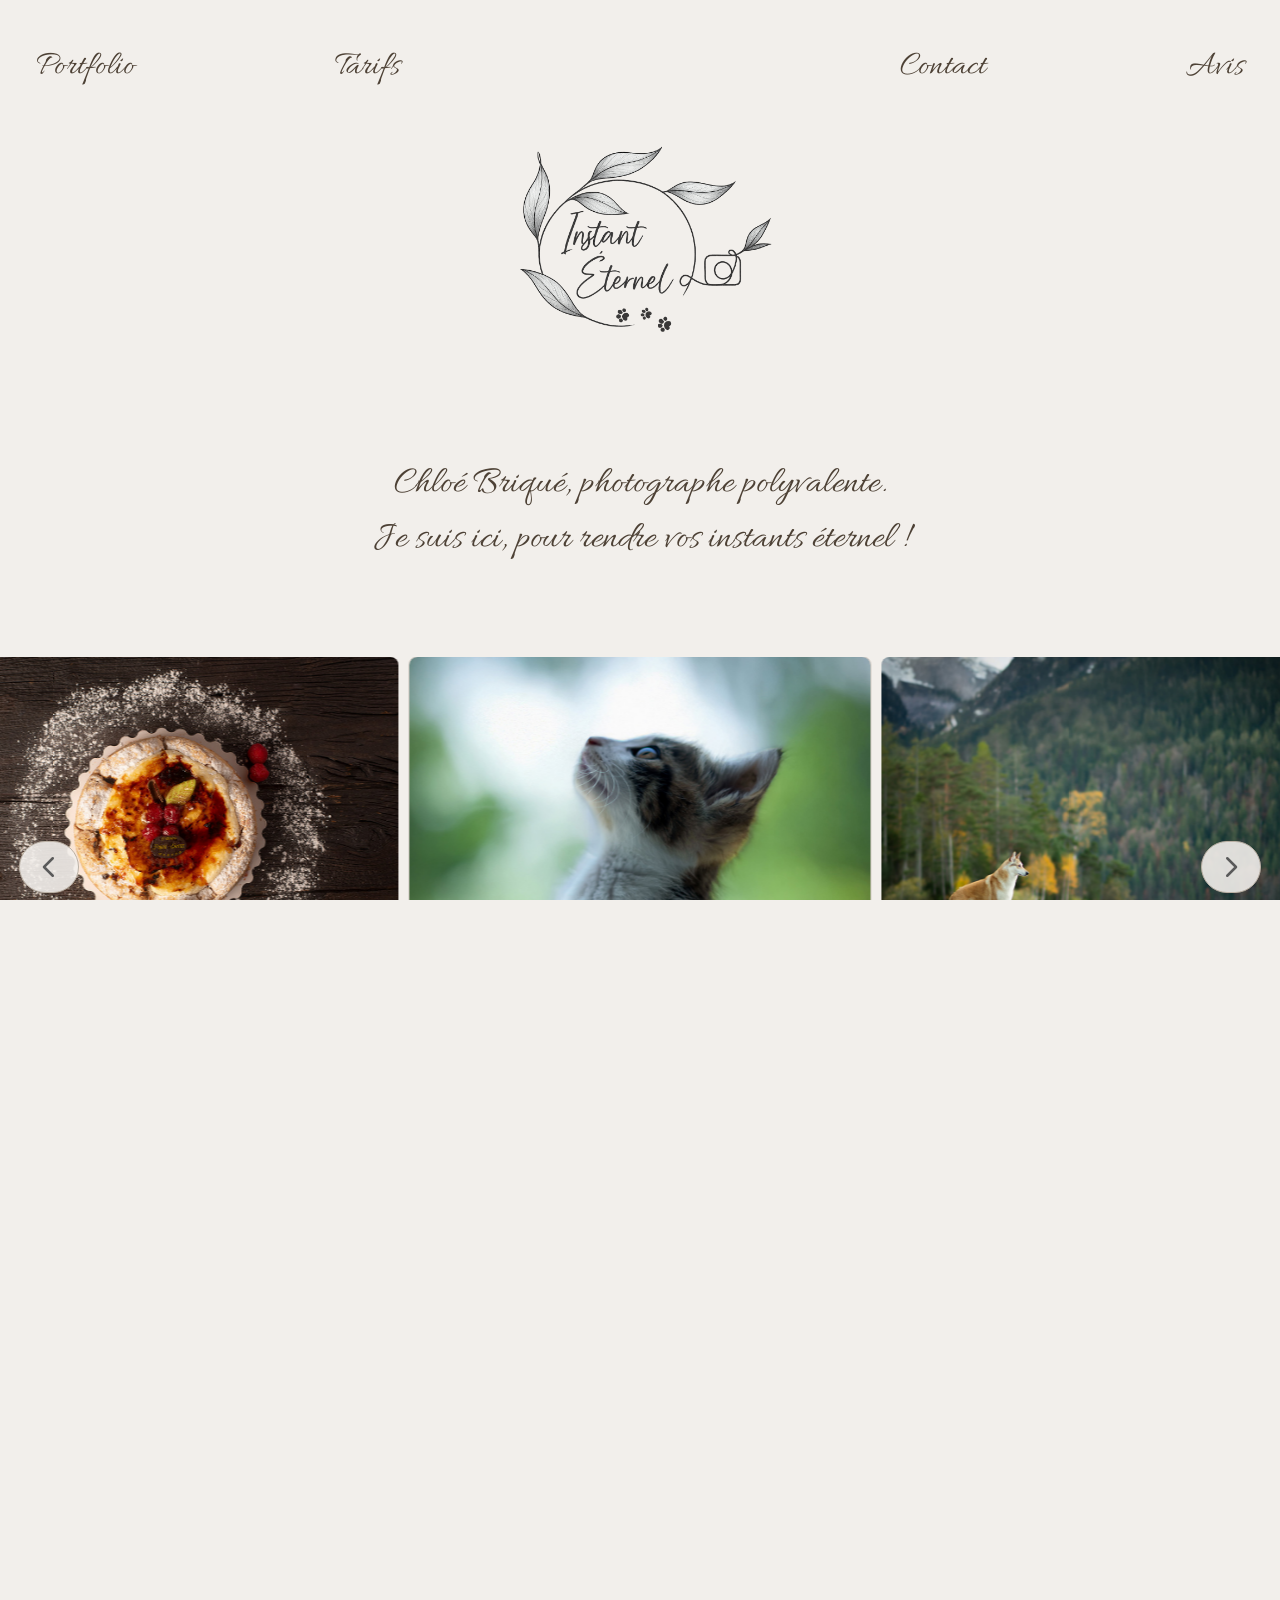
<file: index.html>
<!DOCTYPE html>
<html lang="fr">
<head>
  <meta charset="UTF-8">
  <meta name="viewport" content="width=device-width, initial-scale=1">

  <title>Chloé Briqué - Photographe dans l’Aude | Instant Éternel</title>

<meta name="description" content="Photographe professionnelle dans l’Aude. Portrait, animaux, produits. Réservez votre séance avec Chloé Briqué.">

<meta name="keywords" content="photographe aude, photographe occitanie, portrait photo, photo animaux, shooting photo aude, Chloé Briqué, Instant Éternel">

<meta name="author" content="Chloé Briqué">

<meta property="og:title" content="Photographe Aude — Instant Éternel">
<meta property="og:description" content="Réservez votre séance photo avec Instant Éternel.">
<meta property="og:image" content="https://instanteternel.github.io/instant-eternel/Images/og-cover.jpg">
<meta property="og:type" content="website">
  <meta property="og:url" content="https://www.instant-eternel.fr/">

  <meta name="google-site-verification" content="ziNR4Ik_zuuNTER7-w9fu-kIDEu2KGMLWWcL7-8tfbo" />

  <meta name="robots" content="index, follow">
<link rel="canonical" href="https://instanteternel.github.io/instant-eternel/">

  <!-- Favicon -->
  <link rel="icon" href="Images/favicon.png" type="image/png">

  <!-- Polices -->
  <link rel="preconnect" href="https://fonts.googleapis.com">
  <link rel="preconnect" href="https://fonts.gstatic.com" crossorigin>
  <link href="https://fonts.googleapis.com/css2?family=Allura&family=Inter:wght@400;600&display=swap" rel="stylesheet">

  <!-- Styles -->
  <link rel="stylesheet" href="style.css">
</head>
<body>

  <!-- HEADER -->
  <header class="site-header">

    <!-- HAMBURGER -->
<div class="hamburger" id="hamburger">
  <span></span>
  <span></span>
  <span></span>
</div>

<!-- MENU MOBILE -->
<div class="mobile-menu" id="mobileMenu">
  <nav>
    <a href="portfolio.html">Portfolio</a>
    <a href="tarifs.html">Tarifs</a>
    <a href="contact.html">Contact</a>
    <a href="avis.html">Avis</a>
  </nav>
</div>

    <!-- Ligne du haut : les liens -->
    <div class="nav-top">
      <nav class="nav-left">
        <a href="portfolio.html">Portfolio</a>
        <a href="tarifs.html">Tarifs</a>
      </nav>
      <nav class="nav-right">
        <a href="contact.html">Contact</a>
        <a href="avis.html">Avis</a>
      </nav>
    </div>

    <!-- Ligne du bas : logo bien visible -->
    <div class="logo-row">
      <a class="logo" href="#">
        <!-- IMPORTANT: Images/ (majuscule) pour éviter les bugs chez l'hébergeur -->
        <img src="Images/logo.png" alt="Logo Instant Éternel" width="1024" height="1024" decoding="async">
      </a>
    </div>
  </header>

  <!-- TEXTE DE PRÉSENTATION -->
  <section class="hero">
    <h1 class="hero-title">Chloé Briqué, photographe polyvalente.</h1>
    <p class="hero-sub">Je suis ici, pour rendre vos instants éternel&nbsp;!</p>
  </section>

 <!-- CARROUSEL 3 IMAGES -->
<section class="triptych">
  <button id="prev" class="arrow" aria-label="Photo précédente" title="Précédent">
    <svg width="30" height="30" viewBox="0 0 24 24" aria-hidden="true">
      <path d="M15 19L8 12L15 5" fill="none" stroke="currentColor" stroke-width="2" stroke-linecap="round" stroke-linejoin="round"/>
    </svg>
  </button>

  <div class="strip" aria-live="polite">
    <div class="track"></div>
  </div>

  <button id="next" class="arrow" aria-label="Photo suivante" title="Suivant">
    <svg width="30" height="30" viewBox="0 0 24 24" aria-hidden="true">
      <path d="M9 5L16 12L9 19" fill="none" stroke="currentColor" stroke-width="2" stroke-linecap="round" stroke-linejoin="round"/>
    </svg>
  </button>
</section>

  <!-- A PROPOS -->
  <section class="about">
    <h2 class="about-title">A PROPOS DE MOI</h2>
    <img class="about-portrait" src="Images/image de moi (1).jpg" alt="Chloé Briqué, photographe" width="600" height="400" decoding="async">
    <p class="about-lead">Moi, c’est Chloé&nbsp;!</p>

    <div class="about-text">
      <p>J’ai 20 ans, et la photographie est bien plus qu’un simple hobby — c’est une passion qui m’anime depuis 2018. J’ai su que je voulais en faire mon métier. J’ai donc suivi un Bac Pro Photo, qui m’a permis d’apprendre les techniques, de développer mon œil artistique, et surtout de confirmer que j’étais faite pour&nbsp;ça.</p>
      <p>Au fil des années, j’ai vécu de nombreuses expériences : projets scolaires, collaborations, séances bénévoles ou professionnelles…</p>
      <p>En juillet 2025, je saute le pas et lance mon activité de photographe. Qui se nomme Instant Éternel. Basée dans l’Aude (11), je capture vos moments les plus précieux avec énergie, sensibilité et créativité. Mon objectif : vous offrir des souvenirs sincères, vivants, et remplis d’émotion.</p>
      <p>Ce que j’aime dans la photo, c’est sa capacité à figer l’instant qui devient intemporel. Parfois, une image est mieux que la mémoire elle-même. C’est aussi une façon de révéler la beauté du quotidien, même dans les choses simples.</p>
      <p>J’ai un vrai coup de cœur pour la photographie animalière. Mais je prends aussi beaucoup de plaisir à travailler sur d’autres univers : portraits, événements, et produits. Chaque projet est unique, et j’adore relever de nouveaux défis pour m’adapter à votre univers.</p>
    </div>
  </section>

  <!-- FOOTER -->
  <footer class="site-footer">
    <div class="rule-wrap" aria-hidden="true">
      <hr class="footer-rule">
    </div>

    <div class="footer-cta">
      <!-- Gauche : Facebook -->
      <a class="footer-link left" href="#" target="_blank" rel="noopener">
        <svg class="icon fb" width="22" height="22" viewBox="0 0 24 24" aria-hidden="true">
          <path d="M22 12.06C22 6.48 17.52 2 11.94 2S2 6.48 2 12.06c0 5 3.66 9.15 8.44 9.94v-7.03H8.1v-2.9h2.34V9.41c0-2.3 1.37-3.57 3.48-3.57.99 0 2.02.18 2.02.18v2.22h-1.14c-1.12 0-1.47.7-1.47 1.42v1.7h2.5l-.4 2.9h-2.1V22c4.78-.79 8.44-4.94 8.44-9.94Z" fill="currentColor"/>
        </svg>
        <span>Instant Éternel</span>
      </a>

      <!-- Centre : Instagram -->
      <a class="footer-link center" href="#" target="_blank" rel="noopener">
        <svg class="icon ig" width="22" height="22" viewBox="0 0 24 24" aria-hidden="true">
          <path d="M7 2h10a5 5 0 0 1 5 5v10a5 5 0 0 1-5 5H7a5 5 0 0 1-5-5V7a5 5 0 0 1 5-5Z" fill="none" stroke="currentColor" stroke-width="2"/><circle cx="12" cy="12" r="3.3" fill="none" stroke="currentColor" stroke-width="2"/><circle cx="17.4" cy="6.6" r="1.1" fill="currentColor"/>
        </svg>
        <span>brique_chloe_photographe</span>
      </a>

      <!-- Droite : Copyright -->
      <div class="footer-link right">
        <span>© Chloé Briqué</span>
      </div>
    </div>
  </footer>

  <!-- Script (defer = ne bloque pas le rendu) -->
  <script src="script.js" defer></script>
</body>
</html>
</file>
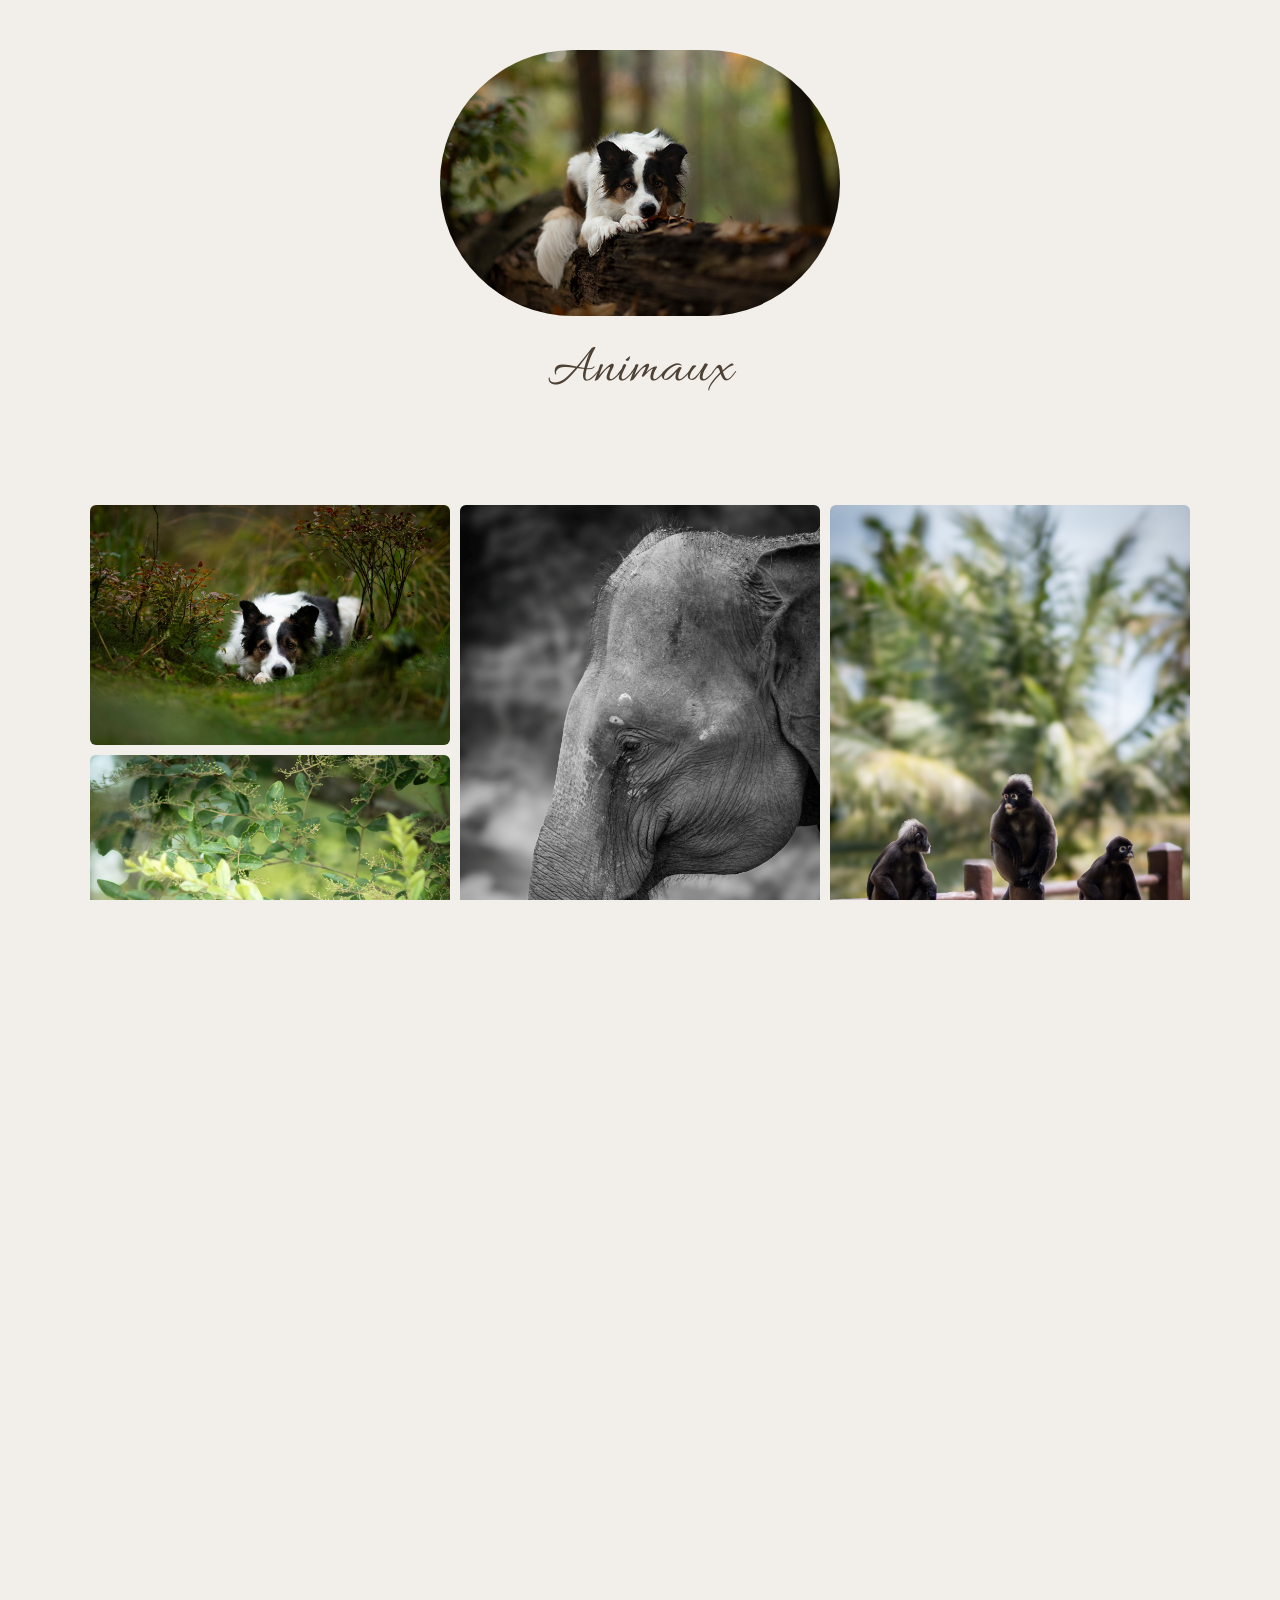
<file: animaux.html>
<!DOCTYPE html>
<html lang="fr">
<head>
  <meta charset="UTF-8">
  <meta name="viewport" content="width=device-width, initial-scale=1">

 <title>Photographe Animaux Aude - Chloé Briqué | Instant Éternel</title>

  <meta name="description" content="Photographie animalière — chiens, chats et animaux de compagnie. Par Chloé Briqué, photographe dans l’Aude.">
  <meta name="author" content="Chloé Briqué">

  <meta property="og:title" content="Photographie animalière — Instant Éternel">
  <meta property="og:description" content="Séances photo animalières dans l’Aude et en Occitanie.">
  <meta property="og:image" content="https://instanteternel.github.io/instant-eternel/Images/og-cover.jpg">
  <meta property="og:type" content="website">
  <meta name="robots" content="index, follow">
  <link rel="canonical" href="https://instanteternel.github.io/instant-eternel/">

  <link rel="icon" href="Images/favicon.png" type="image/png">

  <link rel="preconnect" href="https://fonts.googleapis.com">
  <link rel="preconnect" href="https://fonts.gstatic.com" crossorigin>
  <link href="https://fonts.googleapis.com/css2?family=Allura&family=Inter:wght@400;600&display=swap" rel="stylesheet">

  <link rel="stylesheet" href="style.css">
</head>
<body>

  <main>
    <!-- bulle + titre -->
    <section class="category-header">
      <div class="category-bubble">
        <img src="Images/bulle animalier.jpg" alt="Animaux">
      </div>
      <h1 class="category-title">Animaux</h1>
    </section>

    <!-- galerie animaux -->
    <section class="gallery">
      <img src="Images/portfolio animalier (1).jpg" alt="Photographie animalière — photo 1" width="1400" height="933" loading="lazy" decoding="async">
      <img src="Images/portfolio animalier (2).jpg" alt="Photographie animalière — photo 2" width="1400" height="2100" loading="lazy" decoding="async">
      <img src="Images/portfolio animalier (3).jpg" alt="Photographie animalière — photo 3" width="1400" height="933" loading="lazy" decoding="async">
      <img src="Images/portfolio animalier (4).jpg" alt="Photographie animalière — photo 4" width="1400" height="933" loading="lazy" decoding="async">
      <img src="Images/portfolio animalier (5).jpg" alt="Photographie animalière — photo 5" width="1400" height="2100" loading="lazy" decoding="async">
      <img src="Images/portfolio animalier (6).jpg" alt="Photographie animalière — photo 6" width="1400" height="2100" loading="lazy" decoding="async">
      <img src="Images/portfolio animalier (7).jpg" alt="Photographie animalière — photo 7" width="1400" height="2100" loading="lazy" decoding="async">
      <img src="Images/portfolio animalier (8).jpg" alt="Photographie animalière — photo 8" width="1400" height="2100" loading="lazy" decoding="async">
      <img src="Images/portfolio animalier (9).jpg" alt="Photographie animalière — photo 9" width="1400" height="933" loading="lazy" decoding="async">
      <img src="Images/portfolio animalier (10).jpg" alt="Photographie animalière — photo 10" width="1400" height="2100" loading="lazy" decoding="async">
      <img src="Images/portfolio animalier (11).jpg" alt="Photographie animalière — photo 11" width="1400" height="2100" loading="lazy" decoding="async">
      <img src="Images/portfolio animalier (12).jpg" alt="Photographie animalière — photo 12" width="1400" height="2100" loading="lazy" decoding="async">
      <img src="Images/portfolio animalier (13).jpg" alt="Photographie animalière — photo 13" width="1400" height="933" loading="lazy" decoding="async">
    </section>
  </main>

  <script src="script.js" defer></script>
</body>
</html>
</file>
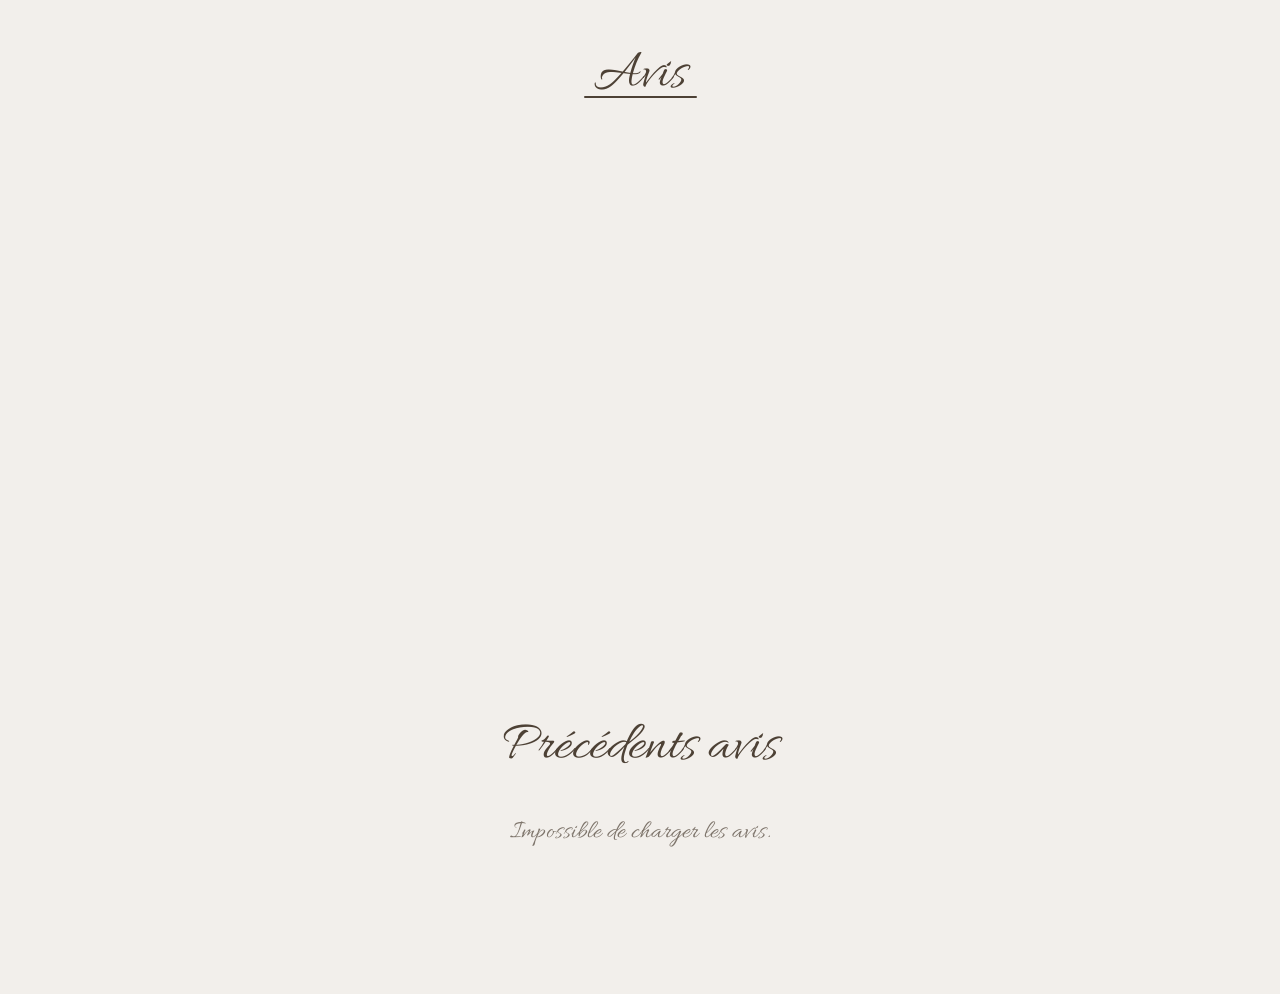
<file: avis.html>
<!doctype html>
<html lang="fr">
<head>
  <meta charset="UTF-8">
  <meta name="viewport" content="width=device-width, initial-scale=1">

  <title>Avis clients - Photographe Aude | Chloé Briqué</title>

<meta name="description" content="Découvrez les avis des clients ayant réalisé une séance photo avec Instant Éternel.">
  <meta name="author" content="Chloé Briqué">

  <meta property="og:title" content="Avis clients — Instant Éternel">
  <meta property="og:description" content="Découvrez les avis des clients d’Instant Éternel.">
  <meta property="og:image" content="https://instanteternel.github.io/instant-eternel/Images/og-cover.jpg">
  <meta property="og:type" content="website">

  <meta name="robots" content="index, follow">
<link rel="canonical" href="https://instanteternel.github.io/instant-eternel/">

  <link rel="icon" href="Images/favicon.png" type="image/png">

  <link rel="preconnect" href="https://fonts.googleapis.com">
  <link rel="preconnect" href="https://fonts.gstatic.com" crossorigin>
  <link href="https://fonts.googleapis.com/css2?family=Allura&family=Inter:wght@400;600&display=swap" rel="stylesheet">

  <link rel="stylesheet" href="style.css">
</head>

<body class="avis-body">

  <!-- HAMBURGER -->
<div class="hamburger" id="hamburger">
  <span></span>
  <span></span>
  <span></span>
</div>

<!-- MENU MOBILE -->
<div class="mobile-menu" id="mobileMenu">
  <nav>
    <a href="index.html">Accueil</a>
    <a href="portfolio.html">Portfolio</a>
    <a href="tarifs.html">Tarifs</a>
    <a href="contact.html">Contact</a>
  </nav>
</div>

  <main class="avis-page">

    <!-- TITRE -->
    <header class="avis-header">
      <h1 class="avis-title">Avis</h1>
      <div class="avis-underline"></div>
    </header>

    <!-- FORMULAIRE TYPEFORM -->
   <section class="avis-form-zone">
  <div class="avis-typeform-wrap">
    <div
      class="typeform-embed avis-typeform"
      data-tf-widget="ReqjGfCI"
      data-tf-inline-on-mobile
      data-tf-hide-headers
      data-tf-hide-footer
      data-tf-opacity="0" 
      data-tf-transparent
      data-tf-auto-resize="true"
      data-tf-iframe-props="title=Avis - Instant Éternel"
    ></div>
  </div>
  <script src="https://embed.typeform.com/next/embed.js"></script>
</section>

    <!-- PRECEDENTS AVIS -->
    <section class="avis-prev-zone">
      <h2 class="avis-prev-title">Précédents avis</h2>

      <div id="avisList" class="avis-list">
        <div class="avis-loading">Chargement des avis…</div>
      </div>
    </section>

  </main>

  <script src="script.js" defer></script>
</body>
</html>
</file>
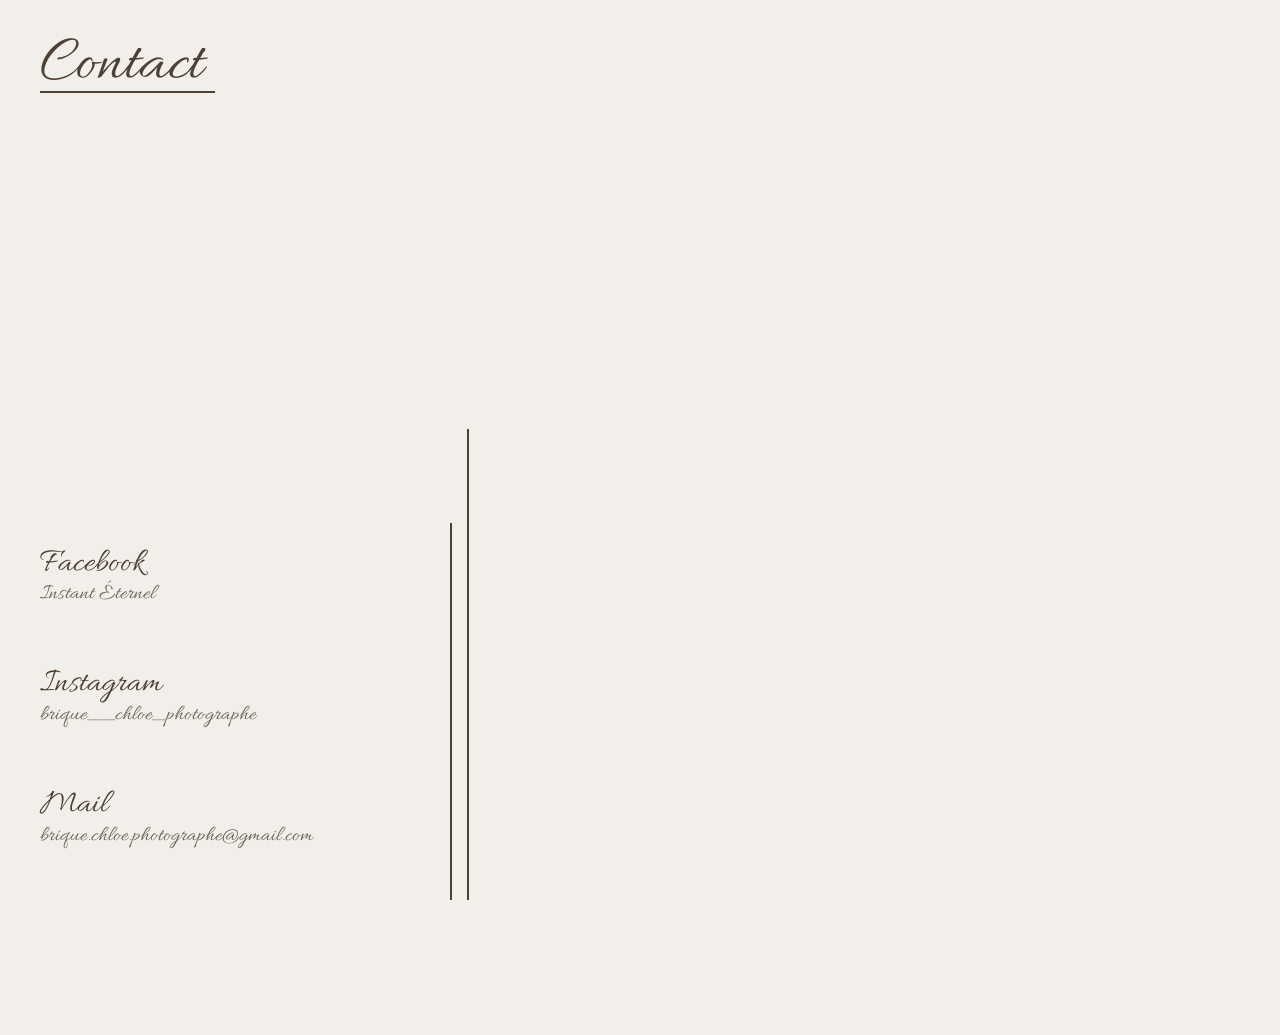
<file: contact.html>
<!DOCTYPE html>
<html lang="fr">
<head>
  <meta charset="UTF-8">
  <meta name="viewport" content="width=device-width, initial-scale=1">

  <title>Contact - Chloé Briqué Photographe Aude | Instant Éternel</title>

<meta name="description" content="Contactez Chloé Briqué, photographe dans l’Aude. Réservation de séance photo et demande de devis.">

<meta property="og:title" content="Contact — Instant Éternel">
<meta property="og:description" content="Réservez votre séance photo.">
<meta property="og:image" content="https://instanteternel.github.io/instant-eternel/Images/og-cover.jpg">
  <meta property="og:type" content="website">

  <meta name="robots" content="index, follow">
<link rel="canonical" href="https://instanteternel.github.io/instant-eternel/">

  <link rel="icon" href="Images/favicon.png" type="image/png">

  <link rel="preconnect" href="https://fonts.googleapis.com">
  <link rel="preconnect" href="https://fonts.gstatic.com" crossorigin>
  <link href="https://fonts.googleapis.com/css2?family=Allura&family=Inter:wght@400;600&display=swap" rel="stylesheet">

  <link rel="stylesheet" href="style.css">
</head>

<body class="contact-page">

<header class="site-header">

  <div class="hamburger" id="hamburger">
    <span></span>
    <span></span>
    <span></span>
  </div>

  <div class="mobile-menu" id="mobileMenu">
    <nav>
      <a href="index.html">Accueil</a>
      <a href="portfolio.html">Portfolio</a>
      <a href="tarifs.html">Tarifs</a>
      <a href="avis.html">Avis</a>
    </nav>
  </div>

</header>

<main class="contact-container">

  <!-- TITRE -->
  <section class="contact-left">
    <div>
      <h1 class="contact-title">Contact</h1>
      <div class="contact-underline"></div>
    </div>
  </section>

  <!-- SÉPARATEUR -->
  <div class="contact-separator">
    <div class="line line-a"></div>
    <div class="line line-b"></div>
  </div>

  <!-- FORMULAIRE -->
  <section class="contact-right">
    <div class="contact-form-wrap">
      <div class="tf-cover-top"></div>
      
      <div class="tf-widget" 
           data-tf-widget="kdTcxvpf" 
           data-tf-inline-on-mobile 
           data-tf-hide-headers 
           data-tf-transparent 
           data-tf-opacity="0">
      </div>

      <div class="tf-cover-bottom"></div>
    </div>
  </section>

  <!-- INFOS (déplacées ici) -->
  <section class="contact-infos">
    <div>
      <p class="contact-label">Facebook</p>
      <p class="contact-text">Instant Éternel</p>
    </div>

    <div>
      <p class="contact-label">Instagram</p>
      <p class="contact-text">brique__chloe_photographe</p>
    </div>

    <div>
      <p class="contact-label">Mail</p>
      <p class="contact-text">brique.chloe.photographe@gmail.com</p>
    </div>
  </section>

</main>

<script src="https://embed.typeform.com/next/embed.js"></script>
<script src="script.js" defer></script>

</body>
</html>
</file>
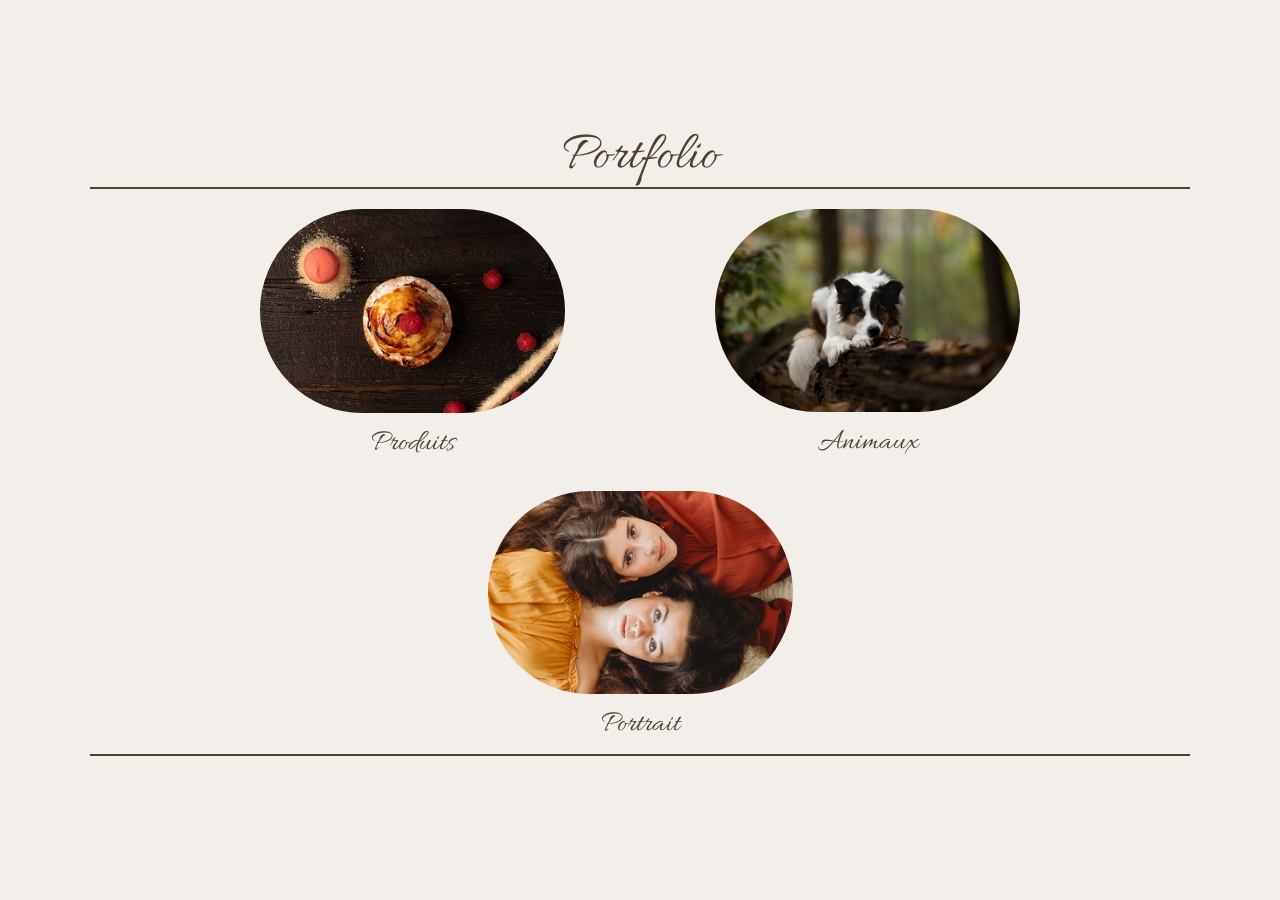
<file: portfolio.html>
<!DOCTYPE html>
<html lang="fr">
<head>
  <meta charset="UTF-8">
  <meta name="viewport" content="width=device-width, initial-scale=1">

  <title>Portfolio - Chloé Briqué Photographe Aude | Instant Éternel</title>

<meta name="description" content="Découvrez les réalisations photo de Chloé Briqué : portraits, animaux et produits.">
  <meta name="author" content="Chloé Briqué">

  <meta property="og:title" content="Portfolio — Instant Éternel">
  <meta property="og:description" content="Découvrez le portfolio photo de Chloé Briqué : portraits, animaux et produits.">
  <meta property="og:image" content="https://instanteternel.github.io/instant-eternel/Images/og-cover.jpg">
  <meta property="og:type" content="website">
  <meta name="robots" content="index, follow">
<link rel="canonical" href="https://instanteternel.github.io/instant-eternel/">

  <link rel="icon" href="Images/favicon.png" type="image/png">

  <link rel="preconnect" href="https://fonts.googleapis.com">
  <link rel="preconnect" href="https://fonts.gstatic.com" crossorigin>
  <link href="https://fonts.googleapis.com/css2?family=Allura&family=Inter:wght@400;600&display=swap" rel="stylesheet">

  <link rel="stylesheet" href="style.css">
</head>
<body class="no-scroll">

  <!-- HAMBURGER -->
<div class="hamburger" id="hamburger">
  <span></span>
  <span></span>
  <span></span>
</div>

<!-- MENU MOBILE -->
<div class="mobile-menu" id="mobileMenu">
  <nav>
    <a href="index.html">Accueil</a>
    <a href="tarifs.html">Tarifs</a>
    <a href="contact.html">Contact</a>
    <a href="avis.html">Avis</a>
  </nav>
</div>

  <main class="portfolio-page">
<!-- Titre + trait -->
<section class="portfolio-header">
<h1 class="portfolio-title">Portfolio</h1>
<hr class="portfolio-separator">
</section>


<!-- 3 bulles cliquables -->
<section class="portfolio-grid">
<!-- Produits (en haut à gauche) -->
<a href="produit.html" class="portfolio-bubble">
<div class="bubble-image">
<img src="Images/bulle produit.jpg" alt="Photographie de produits" width="700" height="467" decoding="async">
</div>
<span>Produits</span>
</a>


<!-- Animaux (en haut à droite) -->
<a href="animaux.html" class="portfolio-bubble">
<div class="bubble-image">
<img src="Images/bulle animalier.jpg" alt="Photographie animalière" width="700" height="466" decoding="async">
</div>
<span>Animaux</span>
</a>


<!-- Portrait (centré en bas) -->
<a href="portrait.html" class="portfolio-bubble">
<div class="bubble-image">
<img src="Images/bulle portrait.jpg" alt="Photographie portrait" width="700" height="466" decoding="async">
</div>
<span>Portrait</span>
</a>
</section>


<hr class="portfolio-separator portfolio-separator-bottom">
</main>


<!-- script (pour le carrousel de la page d’accueil, pas grave s’il n’y a rien ici) -->
<script src="script.js" defer></script>
</body>
</html>
</file>
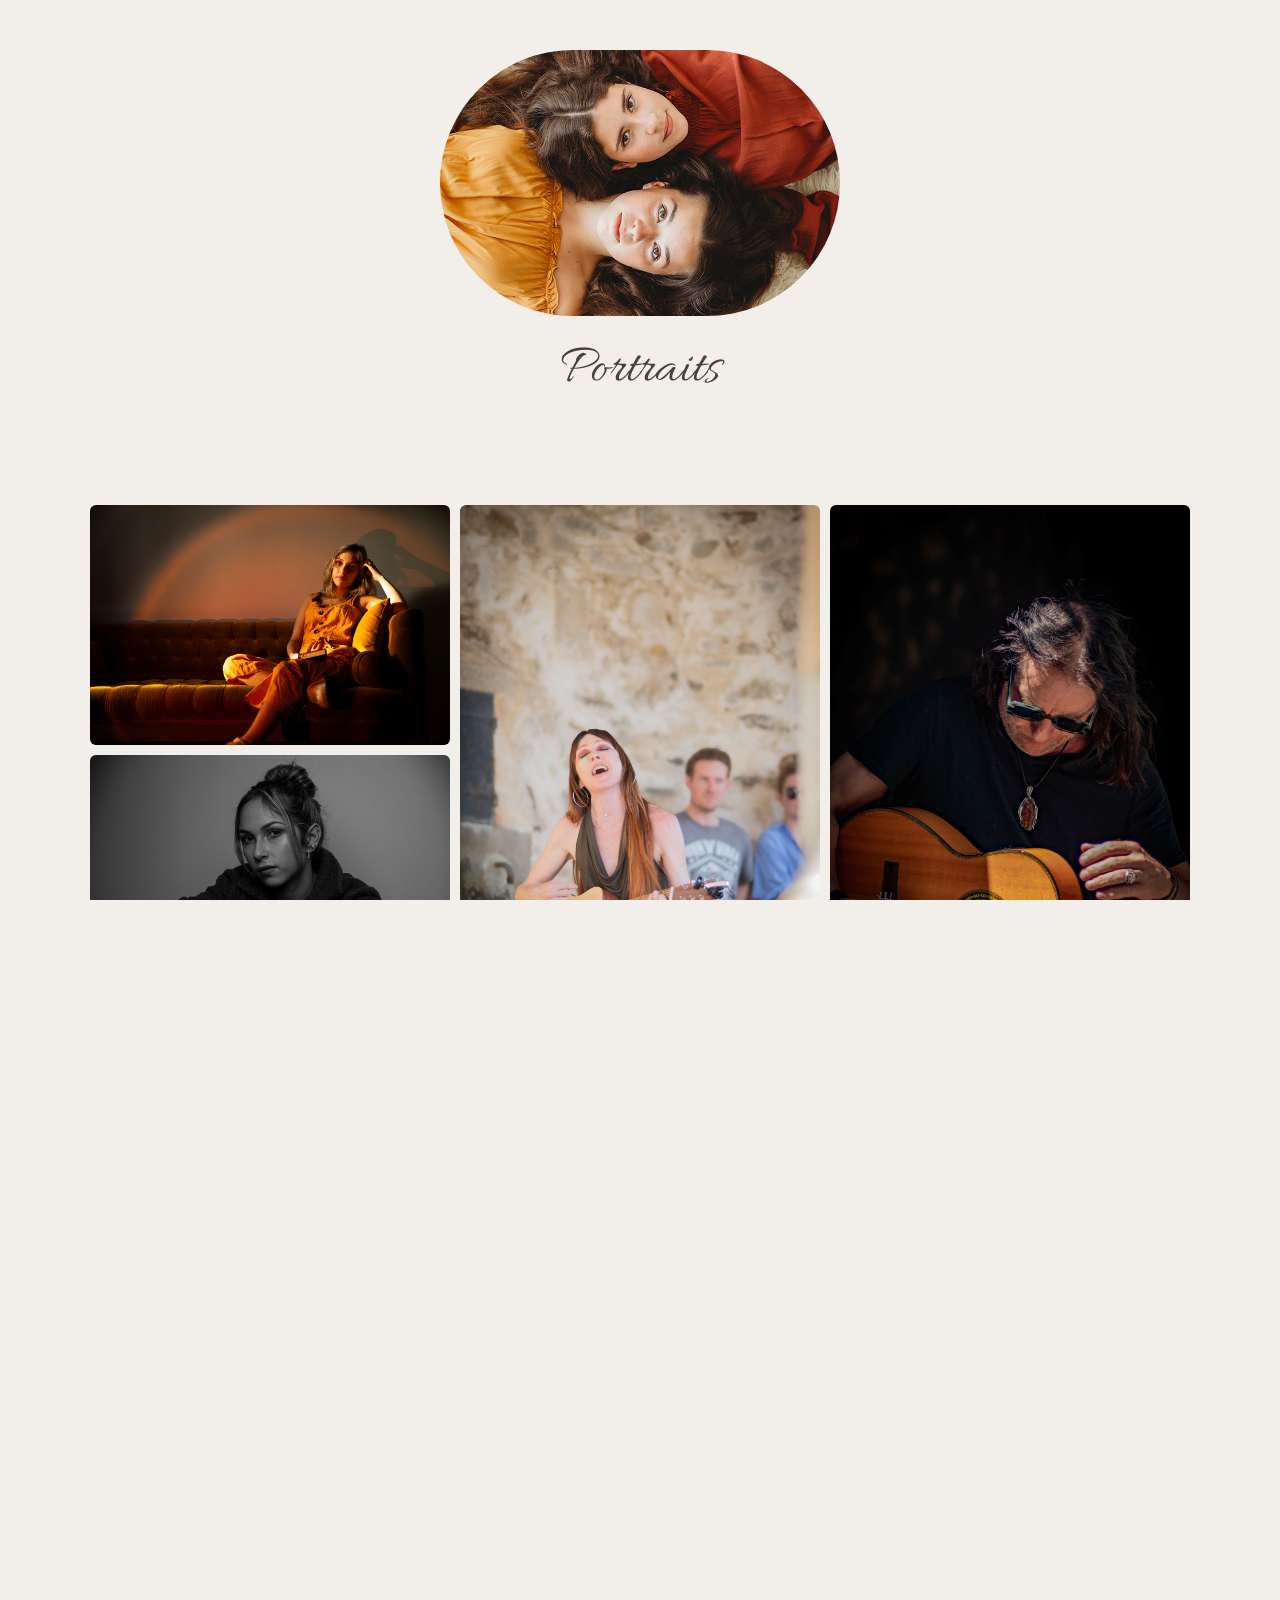
<file: portrait.html>
<!DOCTYPE html>
<html lang="fr">
<head>
  <meta charset="UTF-8">
  <meta name="viewport" content="width=device-width, initial-scale=1">

  <title>Photographe Portrait Aude - Chloé Briqué | Instant Éternel</title>

  <meta name="description" content="Photographie portrait — shooting solo, couple ou famille. Par Chloé Briqué, photographe dans l’Aude.">
  <meta name="author" content="Chloé Briqué">

  <meta property="og:title" content="Portraits — Instant Éternel">
  <meta property="og:description" content="Séances photo portrait dans l’Aude et en Occitanie.">
  <meta property="og:image" content="https://instanteternel.github.io/instant-eternel/Images/og-cover.jpg">
  <meta property="og:type" content="website">
  <meta name="robots" content="index, follow">
<link rel="canonical" href="https://instanteternel.github.io/instant-eternel/">

  <link rel="icon" href="Images/favicon.png" type="image/png">

  <link rel="preconnect" href="https://fonts.googleapis.com">
  <link rel="preconnect" href="https://fonts.gstatic.com" crossorigin>
  <link href="https://fonts.googleapis.com/css2?family=Allura&family=Inter:wght@400;600&display=swap" rel="stylesheet">

  <link rel="stylesheet" href="style.css">
</head>
<body>

  <main>
    <!-- bulle + titre -->
    <section class="category-header">
      <div class="category-bubble">
        <img src="Images/bulle portrait.jpg" alt="Portraits">
      </div>
      <h1 class="category-title">Portraits</h1>
    </section>

    <!-- galerie portraits -->
    <section class="gallery">
      <img src="Images/portfolio portrait (1).jpg" alt="Photographie portrait — photo 1" width="1400" height="933" loading="lazy" decoding="async">
      <img src="Images/portfolio portrait (2).jpg" alt="Photographie portrait — photo 2" width="1400" height="933" loading="lazy" decoding="async">
      <img src="Images/portfolio portrait (3).jpg" alt="Photographie portrait — photo 3" width="1400" height="2100" loading="lazy" decoding="async">
      <img src="Images/portfolio portrait (4).jpg" alt="Photographie portrait— photo 4" width="1400" height="2100" loading="lazy" decoding="async">
      <img src="Images/portfolio portrait (5).jpg" alt="Photographie portrait— photo 5" width="1400" height="2100" loading="lazy" decoding="async">
      <img src="Images/portfolio portrait (6).jpg" alt="Photographie portrait — photo 6" width="1400" height="2100" loading="lazy" decoding="async">
      <img src="Images/portfolio portrait (7).jpg" alt="Photographie portrait— photo 7" width="1400" height="2100" loading="lazy" decoding="async">
      <img src="Images/portfolio portrait (8).jpg" alt="Photographie portrait— photo 8" width="1400" height="2100" loading="lazy" decoding="async">
      <img src="Images/portfolio portrait (9).jpg" alt="Photographie portrait — photo 9" width="1400" height="2100" loading="lazy" decoding="async">
      <img src="Images/portfolio portrait (10).jpg" alt="Photographie portrait — photo 10" width="1400" height="2100" loading="lazy" decoding="async">
      <img src="Images/portfolio portrait (11).jpg" alt="Photographie portrait — photo 11" width="1400" height="933" loading="lazy" decoding="async">
      <img src="Images/portfolio portrait (12).jpg" alt="Photographie portrait — photo 12" width="1400" height="2100" loading="lazy" decoding="async">
      <img src="Images/portfolio portrait (13).jpg" alt="Photographie portrait — photo 13" width="1400" height="2100" loading="lazy" decoding="async">
    </section>
  </main>

  <script src="script.js" defer></script>
</body>
</html>
</file>
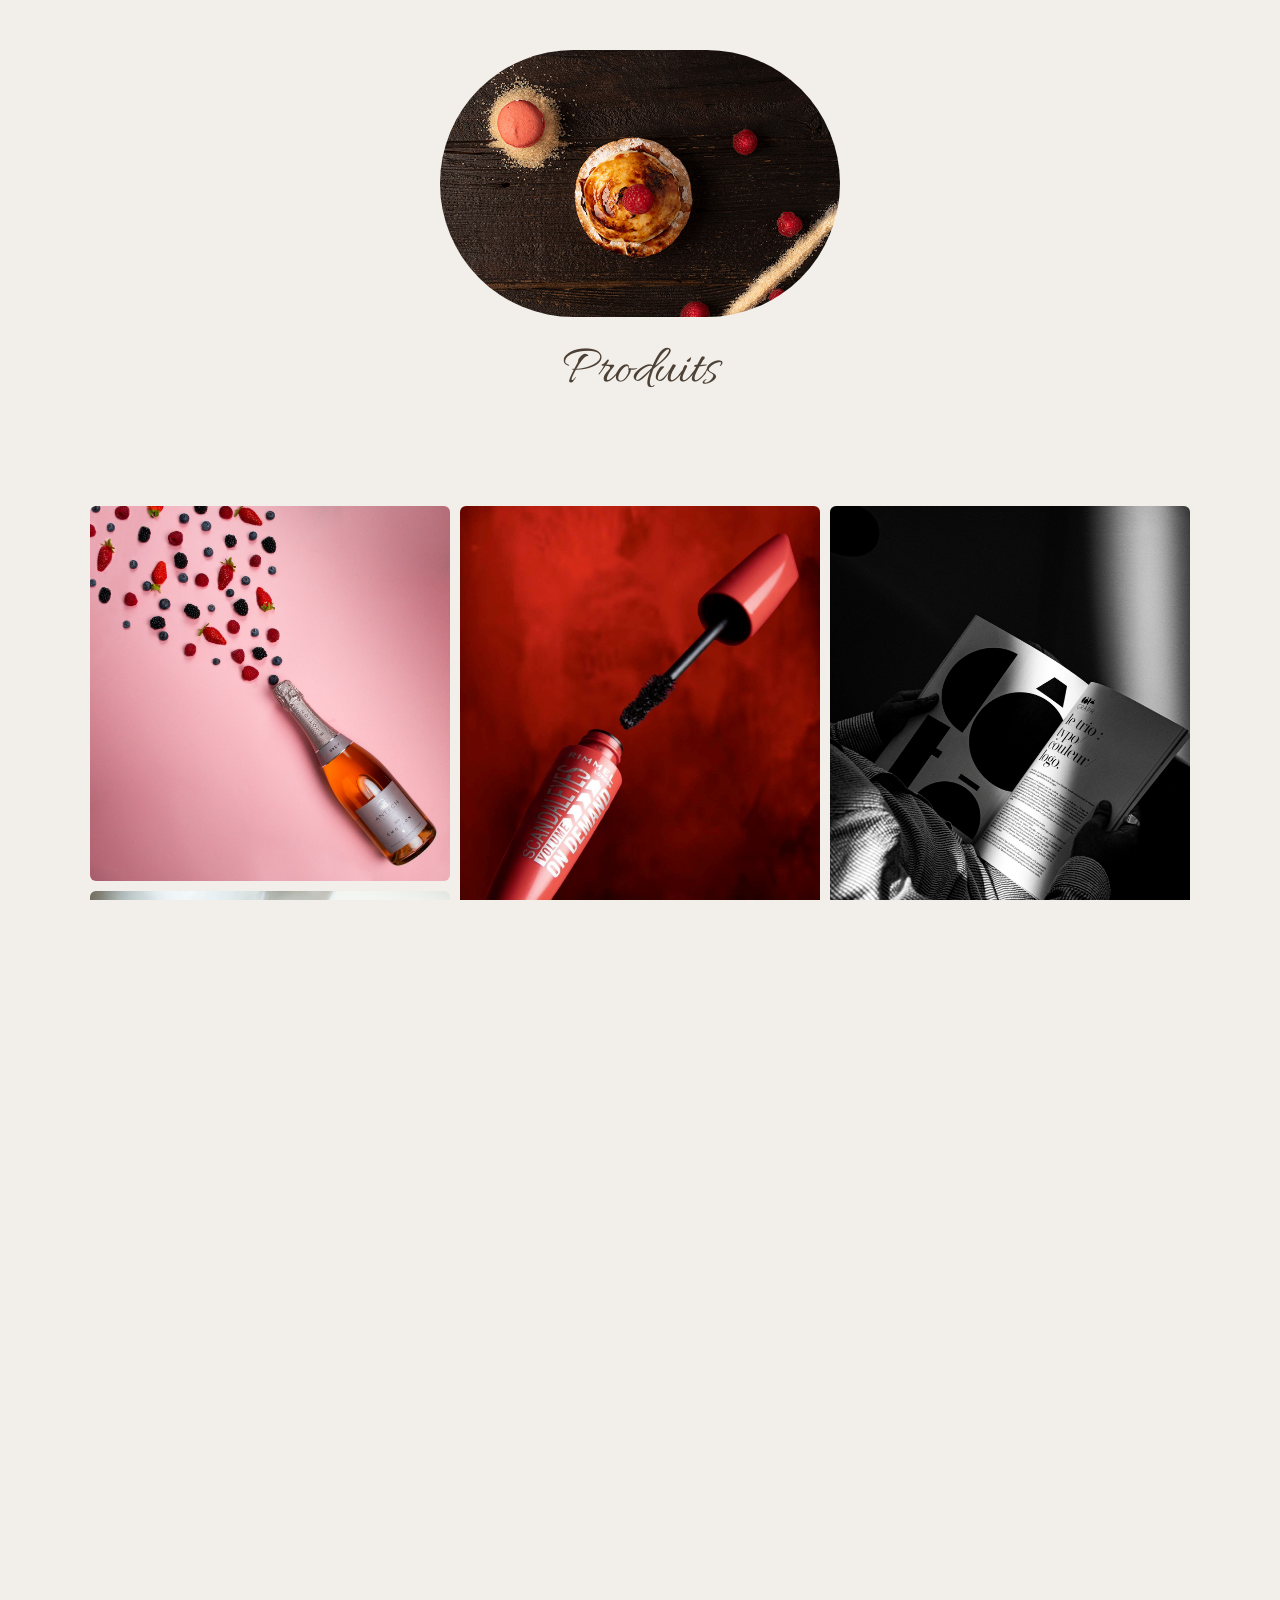
<file: produit.html>
<!DOCTYPE html>
<html lang="fr">
<head>
  <meta charset="UTF-8">
  <meta name="viewport" content="width=device-width, initial-scale=1">

 <title>Photographe Produits Aude - Chloé Briqué | Instant Éternel</title>

  <meta name="description" content="Photographie de produits — mise en valeur pour marques et créateurs. Par Chloé Briqué, photographe dans l’Aude.">
  <meta name="author" content="Chloé Briqué">

  <meta property="og:title" content="Produits — Instant Éternel">
  <meta property="og:description" content="Photographie produit professionnelle pour marques et créateurs.">
  <meta property="og:image" content="https://instanteternel.github.io/instant-eternel/Images/og-cover.jpg">
  <meta property="og:type" content="website">
  <meta name="robots" content="index, follow">
<link rel="canonical" href="https://instanteternel.github.io/instant-eternel/">

  <link rel="icon" href="Images/favicon.png" type="image/png">

  <link rel="preconnect" href="https://fonts.googleapis.com">
  <link rel="preconnect" href="https://fonts.gstatic.com" crossorigin>
  <link href="https://fonts.googleapis.com/css2?family=Allura&family=Inter:wght@400;600&display=swap" rel="stylesheet">

  <link rel="stylesheet" href="style.css">
</head>
<body>

  <main>
    <!-- bulle + titre -->
    <section class="category-header">
      <div class="category-bubble">
        <img src="Images/bulle produit.jpg" alt="Produits">
      </div>
      <h1 class="category-title">Produits</h1>
    </section>

    <!-- galerie produits -->
    <section class="gallery">
      <img src="Images/portfolio produit (1).jpg" alt="Photographie produit — photo 1" width="1400" height="1457" loading="lazy" decoding="async">
      <img src="Images/portfolio produit (2).jpg" alt="Photographie produit — photo 2" width="1400" height="2100" loading="lazy" decoding="async">
      <img src="Images/portfolio produit (3).jpg" alt="Photographie produit — photo 3" width="1400" height="934" loading="lazy" decoding="async">
      <img src="Images/portfolio produit (4).jpg" alt="Photographie produit — photo 4" width="1400" height="935" loading="lazy" decoding="async">
      <img src="Images/portfolio produit (5).jpg" alt="Photographie produit — photo 5" width="1400" height="1400" loading="lazy" decoding="async">
      <img src="Images/portfolio produit (6).jpg" alt="Photographie produit — photo 6" width="1400" height="1883" loading="lazy" decoding="async">
      <img src="Images/portfolio produit (7).jpg" alt="Photographie produit — photo 7" width="1400" height="934" loading="lazy" decoding="async">
      <img src="Images/portfolio produit (8).jpg" alt="Photographie produit — photo 8" width="1400" height="933" loading="lazy" decoding="async">
      <img src="Images/portfolio produit (9).jpg" alt="Photographie produit — photo 9" width="1400" height="1997" loading="lazy" decoding="async">
      <img src="Images/portfolio produit (10).jpg" alt="Photographie produit — photo 10" width="1400" height="2101" loading="lazy" decoding="async">
      <img src="Images/portfolio produit (11).jpg" alt="Photographie produit — photo 11" width="1400" height="878" loading="lazy" decoding="async">
      <img src="Images/portfolio produit (12).jpg" alt="Photographie produit — photo 12" width="1400" height="2100" loading="lazy" decoding="async">
      <img src="Images/portfolio produit (13).jpg" alt="Photographie produit — photo 13" width="1400" height="2099" loading="lazy" decoding="async">
    </section>
  </main>

  <script src="script.js" defer></script>
</body>
</html>
</file>
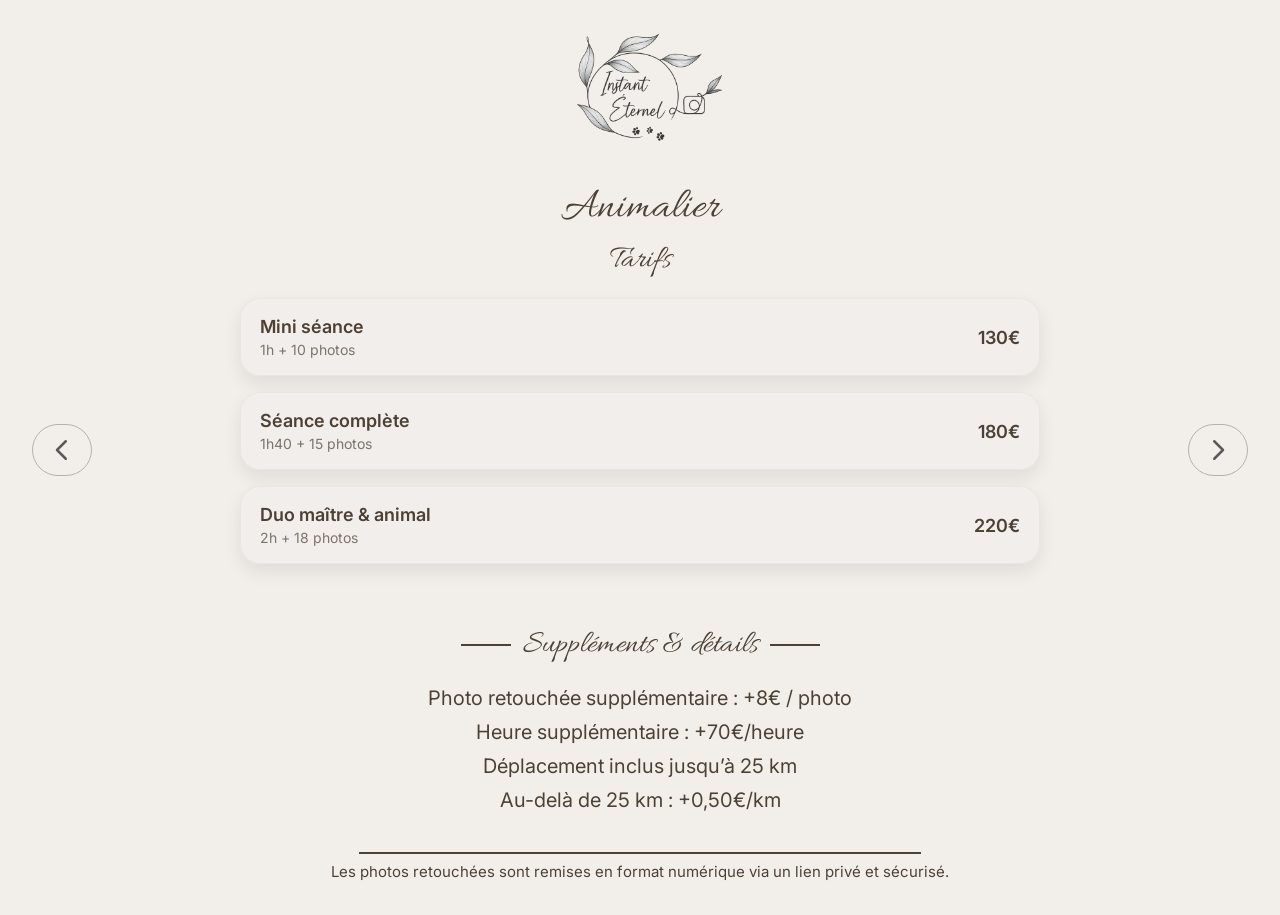
<file: tarifs.html>
<!DOCTYPE html>
<html lang="fr">
<head>
  <meta charset="UTF-8">
  <meta name="viewport" content="width=device-width, initial-scale=1">

  <title>Tarifs - Photographe Aude | Chloé Briqué</title>

<meta name="description" content="Découvrez les tarifs des séances photo portrait, animaux et produits avec Chloé Briqué.">
  <meta name="author" content="Chloé Briqué">

  <meta property="og:title" content="Tarifs — Instant Éternel">
<meta property="og:description" content="Découvrez les tarifs des séances photo.">
<meta property="og:image" content="https://instanteternel.github.io/instant-eternel/Images/og-cover.jpg">
  <meta property="og:type" content="website">
  <meta name="robots" content="index, follow">
<link rel="canonical" href="https://instanteternel.github.io/instant-eternel/">

  <link rel="icon" href="Images/favicon.png" type="image/png">

  <link rel="preconnect" href="https://fonts.googleapis.com">
  <link rel="preconnect" href="https://fonts.gstatic.com" crossorigin>
  <link href="https://fonts.googleapis.com/css2?family=Allura&family=Inter:wght@400;600&display=swap" rel="stylesheet">

  <link rel="stylesheet" href="style.css">
</head>
<body>

  <!-- HAMBURGER -->
<div class="hamburger" id="hamburger">
  <span></span>
  <span></span>
  <span></span>
</div>

<!-- MENU MOBILE -->
<div class="mobile-menu" id="mobileMenu">
  <nav>
    <a href="index.html">Accueil</a>
    <a href="portfolio.html">Portfolio</a>
    <a href="contact.html">Contact</a>
    <a href="avis.html">Avis</a>
  </nav>
</div>

  <main class="tarif-page">
    <section class="tarif-wrapper">

     <!-- Flèche gauche -->
<button class="tarif-arrow arrow left" aria-label="Tarif précédent">
  <svg width="30" height="30" viewBox="0 0 24 24" aria-hidden="true">
    <path d="M15 19L8 12L15 5" fill="none" stroke="currentColor" stroke-width="2" stroke-linecap="round" stroke-linejoin="round"/>
  </svg>
</button>

      <!-- Slides -->
      <div class="tarif-slides">

        <!-- SLIDE 1 : Animalier -->
        <article class="tarif-slide" data-name="animalier">
          <div class="tarif-palm"></div>

          <div class="tarif-card">
            <div class="tarif-header">
              <img class="tarif-logo" src="Images/logo.png" alt="Instant Éternel – logo">
<h1 class="tarif-title">Animalier</h1>
              <p class="tarif-sub">Tarifs</p>
            </div>

            <div class="tarif-table">
  <div class="tarif-row">
    <div class="tarif-left">
      <span>Mini séance</span>
      <span>1h + 10 photos</span>
    </div>
    <span class="tarif-price">130€</span>
  </div>

  <div class="tarif-row">
    <div class="tarif-left">
      <span>Séance complète</span>
      <span>1h40 + 15 photos</span>
    </div>
    <span class="tarif-price">180€</span>
  </div>

  <div class="tarif-row">
    <div class="tarif-left">
      <span>Duo maître & animal</span>
      <span>2h + 18 photos</span>
    </div>
    <span class="tarif-price">220€</span>
  </div>
</div>

            <div class="tarif-extra">
              <h2>Suppléments &amp; détails</h2>
              <ul>
                <li>Photo retouchée supplémentaire : +8€ / photo</li>
                <li>Heure supplémentaire : +70€/heure</li>
                <li>Déplacement inclus jusqu’à 25 km</li>
                <li>Au-delà de 25 km : +0,50€/km</li>
              </ul>
            </div>

            <hr class="tarif-separator">

            <p class="tarif-note">
              Les photos retouchées sont remises en format numérique via un lien privé et sécurisé.
            </p>
          </div>
        </article>

        <!-- SLIDE 2 : Produits -->
        <article class="tarif-slide" data-name="produits">
          <div class="tarif-palm"></div>

          <div class="tarif-card">
            <div class="tarif-header">
              <img class="tarif-logo" src="Images/logo.png" alt="Instant Éternel – logo">
<h1 class="tarif-title">Produits</h1>
              <p class="tarif-sub">Tarifs</p>
            </div>

            <div class="tarif-table">
  <div class="tarif-row">
    <div class="tarif-left">
      <span>Produit sobre</span>
      <span>Fond uni + 3 photos</span>
    </div>
    <span class="tarif-price">100€</span>
  </div>

  <div class="tarif-row">
    <div class="tarif-left">
      <span>Produit artistique</span>
      <span>Mise en scène + 3 photos</span>
    </div>
    <span class="tarif-price">180€</span>
  </div>

  <div class="tarif-row">
    <div class="tarif-left">
      <span>Pack 10 produits sobre</span>
      <span>Fond uni + 3 photos / produit</span>
    </div>
    <span class="tarif-price">120€</span>
  </div>

  <div class="tarif-row">
    <div class="tarif-left">
      <span>Pack 10 produits artistiques</span>
      <span>Mise en scène + 3 photos / produit</span>
    </div>
    <span class="tarif-price">220€</span>
  </div>
</div>

            <div class="tarif-extra">
              <h2>Suppléments &amp; détails</h2>
              <ul>
                <li>Photo retouchée supplémentaire : +8€ / photo</li>
                <li>Produit supplémentaire : 50–80€/produit</li>
                <li>Déplacement inclus jusqu’à 25 km</li>
                <li>Au-delà de 25 km : +0,50€/km</li>
              </ul>
            </div>

            <hr class="tarif-separator">

            <p class="tarif-note">
              Les photos retouchées sont remises en format numérique via un lien privé et sécurisé.
            </p>
          </div>
        </article>

      </div>

      <!-- SLIDE 3 : Portrait -->
        <article class="tarif-slide active" data-name="portrait">
          <div class="tarif-palm"></div>

          <div class="tarif-card">
            <div class="tarif-header">
              <img class="tarif-logo" src="Images/logo.png" alt="Instant Éternel – logo">
              <h1 class="tarif-title">Portrait</h1>
              <p class="tarif-sub">Tarifs</p>
            </div>

            <div class="tarif-table">
  <div class="tarif-row">
    <div class="tarif-left">
      <span>Mini-shoot</span>
      <span>1h + 7 photos</span>
    </div>
    <span class="tarif-price">100€</span>
  </div>

  <div class="tarif-row">
    <div class="tarif-left">
      <span>Portrait solo</span>
      <span>2h + 12 photos</span>
    </div>
    <span class="tarif-price">180€</span>
  </div>

  <div class="tarif-row">
    <div class="tarif-left">
      <span>Portrait pro</span>
      <span>1h + 6 photos</span>
    </div>
    <span class="tarif-price">120€</span>
  </div>

  <div class="tarif-row">
    <div class="tarif-left">
      <span>Famille / Couple</span>
      <span>2h + 15 photos</span>
    </div>
    <span class="tarif-price">220€</span>
  </div>
</div>

            <div class="tarif-extra">
              <h2>Suppléments &amp; détails</h2>
              <ul>
                <li>Photo retouchée supplémentaire : +8€ / photo</li>
                <li>Heure supplémentaire : +70€/heure</li>
                <li>Déplacement inclus jusqu’à 25 km</li>
                <li>Au-delà de 25 km : +0,50€/km</li>
              </ul>
            </div>

            <hr class="tarif-separator">

            <p class="tarif-note">
              Les photos retouchées sont remises en format numérique via un lien privé et sécurisé.
            </p>
          </div>
        </article>

     <!-- Flèche droite -->
<button class="tarif-arrow arrow right" aria-label="Tarif suivant">
  <svg width="30" height="30" viewBox="0 0 24 24" aria-hidden="true">
    <path d="M9 5L16 12L9 19" fill="none" stroke="currentColor" stroke-width="2" stroke-linecap="round" stroke-linejoin="round"/>
  </svg>
</button>
    </section>
  </main>

  <script src="script.js" defer></script>
</body>
</html>
</file>
<file: style.css>
:root{
  --bg:#F2EFEB;
  --text:#2b2b2b;
  --muted:#4a4a4a;
  --line:#cfc7bd;
  --maxw:1100px;
}
*{box-sizing:border-box}
html,body{height:100%}
body{
  margin:0;
  background:var(--bg);
  color:var(--text);
  font-family:Inter, system-ui, -apple-system, Segoe UI, Roboto, Helvetica, Arial, sans-serif;
}
img{max-width:100%;display:block}

/* --- Header (accueil) --- */
.site-header{
  padding:46px 0 24px;
}

/* ligne du haut : Portfolio / Tarifs    Contact / Avis */
.nav-top{
  width:min(92%, var(--maxw));
  margin:0 auto;
  display:flex;
  justify-content:center;
  gap:500px;
}

/* groupes gauche et droit (Portfolio–Tarifs, Contact–Avis) */
.nav-left,
.nav-right{
  display:flex;
  gap:200px;
}

.nav-left a,
.nav-right a{
  font-family:"Allura", cursive;
  font-size:34px;
  font-weight:400;
  color:var(--text);
  text-decoration:none;
}

/* logo centré en dessous */
.logo-row{
  width: auto;
  display: flex;
  justify-content: center;
  margin-top: 18px;
  margin-bottom: 12px;
}

.logo img{
  height: 285px;
  width: auto;
  aspect-ratio: 1 / 1;
}

/* --- Hero (texte sous le logo) --- */
.hero{
  width:min(92%, var(--maxw));
  margin:34px auto 64px;
  text-align:center;
}

/* Titre : Chloé Briqué, photographe polyvalente. */
.hero-title{
  font-family:"Allura", cursive;
  font-size:38px;
  font-weight:500;
  margin:10px 0 8px;
}

/* Sous-phrase : Je suis ici, pour rendre vos instants éternel ! */
.hero-sub{
  font-family:"Allura", cursive;
  font-size:38px;
  font-weight:400;
  margin:0 0 94px;
}

/* --- Carrousel accueil (final + petit arrondi) --- */
.triptych{
  position:relative;
  width:100%;
  margin:0 0 140px;
  padding:0;
}

.arrow{
  position:absolute;
  top:50%;
  transform:translateY(-50%);
  background:rgba(242,239,235,0.9);
  border-radius:999px;
  border:1px solid #bab0a4;
  cursor:pointer;
  padding:10px 14px;
  color:#5a5a5a;
  z-index:5;
  display:flex;
  align-items:center;
  justify-content:center;
}
#prev{left:1.5vw;}
#next{right:1.5vw;}
.arrow svg{display:block;}
.arrow:hover{color:#222;border-color:#8b7d6d;}

/* Viewport plein écran */
.strip{
  --gap: clamp(5px, 0.9vw, 11px);
  --cardW: clamp(320px, 36vw, 560px);
  --radius: 8px;

  width: calc(100vw + 40px);              /* 👈 un poil plus large */
  margin-left: calc(50% - 50vw - 20px);  /* 👈 recentrage */
  margin-right: calc(50% - 50vw - 20px);
  overflow:hidden;
}

/* Track centré */
.track{
  display:flex;
  align-items:center;
  gap: var(--gap);

  padding-left: calc(50% - (var(--cardW) / 2));
  padding-right: calc(50% - (var(--cardW) / 2));

  will-change: transform;
  transform: translateX(0);
}

/* Cartes */
.slide{
  width: var(--cardW);
  aspect-ratio: 4 / 3;
  overflow:hidden;
  border-radius: var(--radius);
  background: transparent;
  box-shadow:none;
  flex: 0 0 auto;
}

/* Images : fidélité (aucun effet) */
.slide img{
  width:100%;
  height:100%;
  object-fit: cover;
  object-position: center;
  display:block;

  filter:none;
  opacity:1;
  transform:none;
}

/* Centre : léger repère sans toucher la photo */
.slide.is-center{
  outline: 1px solid rgba(186,176,164,.6);
  outline-offset: 0;
}

@media (prefers-reduced-motion: reduce){
  .track{ transition:none !important; }
}
/* Évite que le carrousel "pop" (réserve la place avant chargement) */
.triptych{
  min-height: 420px; /* ajuste si besoin: 380–480 */
}

/* --- À propos --- */
.about{
  width:min(92%, var(--maxw));
  margin:0 auto;
  padding:52px 0 110px;
  text-align:center;
}

/* Titre A PROPOS DE MOI */
.about-title{
  font-family:"Allura", cursive;
  font-size:44px;
  font-weight:500;
  margin:0 0 40px;
}

.about-portrait{
  width:170px;
  height:170px;
  border-radius:50%;
  object-fit:cover;
  object-position:50% 15%;
  margin:50px auto;

  /* rendu propre */
  image-rendering: auto;
  transform: translateZ(0);
}

/* Moi, c’est Chloé ! */
.about-lead{
  font-family:"Allura", cursive;
  font-size:30px;
  font-weight:400;
  margin:50px 0 50px;
}

/* Texte long */
.about-text{
  font-family:"Allura", cursive;
  font-size:26px;
  font-weight:400;
  max-width:900px;
  margin:0 auto;
  line-height:1.8;
}
.about-text p{
  margin:0 0 22px;
}

/* --- Footer accueil --- */
.site-footer{
  padding:16px 0 26px;
}
.rule-wrap{
  display:flex;
  justify-content:center;
  margin:10px 0 16px;
}
.footer-rule{
  width:90%;
  border:none;
  border-top:2px solid #4d4135;
}
.footer-cta{
  width:min(92%, var(--maxw));
  margin:0 auto;
  display:grid;
  grid-template-columns:1fr 1fr 1fr;
  align-items:center;
  gap:12px;
  text-align:center;
}
.footer-link{
  display:inline-flex;
  align-items:center;
  gap:8px;
  color:var(--text);
  text-decoration:none;
  font-family:"Allura", cursive;
  font-size:22px;
}
.footer-link.left{justify-self:start;}
.footer-link.center{justify-self:center;}
.footer-link.right{justify-self:end;}
.footer-link .icon{
  display:block;
  transform:translateY(-3px);
}
.footer-link .icon.fb{
  transform:translateY(-4px);
}

/* --- Responsive accueil --- */
@media (max-width:900px){
  .nav-top{gap:90px;}
  .nav-left,.nav-right{gap:34px;}
  .logo img{height:220px;}
  .strip{gap:20px;}
  .strip img{max-height:240px;}
  .strip img.center{max-height:300px;}
  .about-text{font-size:24px;}
}
@media (max-width:640px){
  .nav-top{
    flex-direction:column;
    align-items:center;
    gap:8px;
  }
  .triptych{padding:0 12px;}
  #prev{left:8px;}
  #next{right:8px;}
  .footer-cta{
    grid-template-columns:1fr;
    gap:8px;
  }
  .footer-link.left,
  .footer-link.center,
  .footer-link.right{
    justify-self:center;
  }
}

/* Empêche le scroll horizontal */
html, body {
  overflow-x: hidden;
}

/* Assure que les sections et images ne débordent pas */
* {
  box-sizing: border-box;
}

/* ========== Page Portfolio (3 bulles) ========== */

/* La page Portfolio tient sur un seul écran, contenu centré */
.portfolio-page{
  width:min(92%, var(--maxw));
  margin:0 auto;
  padding:0;
  min-height:100vh;
  display:flex;
  flex-direction:column;
  justify-content:center;
}

/* Titre Portfolio + trait du haut */
.portfolio-header{
  text-align:center;
  margin:24px 0 10px;
}

.portfolio-title{
  font-family:"Allura", cursive;
  font-size:55px;
  font-weight:400;
  margin:0 0 -5px;
}

/* Traits du portfolio : 90% de la largeur de l’ÉCRAN, centrés */
.portfolio-separator{
  border:none;
  border-top:2px solid #4d4135;
  width:90vw;
  margin-left:calc(50% - 45vw);
  margin-right:0;
}

/* Trait du bas */
.portfolio-separator-bottom{
  border:none;
  border-top:2px solid #4d4135;
  width:90vw;
  margin-left:calc(50% - 45vw);
  margin-right:0;
  margin-top:10px;
  margin-bottom:45px;
}

/* grille des 3 bulles */
.portfolio-grid{
  margin:10px auto 0;
  display:grid;
  grid-template-columns:repeat(2, minmax(160px, 1fr));
  gap:28px 150px;
  justify-items:center;
}

/* lien image + texte */
.portfolio-bubble{
  text-decoration:none;
  color:var(--text);
  text-align:center;
}

/* bulles */
.bubble-image{
  width:305px;
  max-width:100%;
  border-radius:999px;
  overflow:hidden;
}

.bubble-image img{
  width:100%;
  height:auto;
  display:block;
  transition:transform .25s ease, box-shadow .25s ease;
}

/* bulle PRODUITS format paysage */
.portfolio-bubble.product .bubble-image img{
  width:100%;
  height:220px;
  object-fit:cover;
}

/* texte sous les bulles */
.portfolio-bubble span{
  font-family:"Allura", cursive;
  font-size:30px;
  display:block;
  margin-top:12px;
}

.portfolio-bubble:hover .bubble-image img{
  transform:scale(1.03);
  box-shadow:0 10px 24px rgba(0,0,0,.15);
}

/* centrer la bulle du bas */
.portfolio-bubble:last-child{
  grid-column:1 / -1;
}

/* ========== Pages de catégories (Portrait / Animaux / Produits) ========== */

.category-header{
  width:min(92%, var(--maxw));
  margin:0 auto 40px;
  text-align:center;
}

.category-bubble{
  width:400px;
  max-width:100%;
  margin:50px auto 20px;
  border-radius:999px;
  overflow:hidden;
}

.category-bubble img{
  width:100%;
  height:auto;
  display:block;
}

.category-title{
  font-family:"Allura", cursive;
  font-size:55px;
  font-weight:400;
  margin:0 0 100px;
}

/* grille type masonry (mur de photos) */
.gallery{
  width:min(92%, var(--maxw));
  margin:0 auto 60px;
  column-count:3;
  column-gap:10px;
  padding-bottom:120px;
}

/* chaque image remplit sa colonne */
.gallery img{
  width:100%;
  height:auto;
  display:block;
  border-radius:6px;
  margin-bottom:10px;
  break-inside:avoid;
}

/* ===== Apparition progressive des photos (portfolio) ===== */
.gallery img{
  opacity: 0;
  transform: translateY(14px);
  transition:
    opacity .65s ease,
    transform .65s ease;
  will-change: opacity, transform;
}

/* quand l'image devient visible */
.gallery img.is-visible{
  opacity: 1;
  transform: translateY(0);
}

/* accessibilité */
@media (prefers-reduced-motion: reduce){
  .gallery img{
    opacity: 1;
    transform: none;
    transition: none;
  }
}

/* ========== PAGE TARIFS (slider) ========== */

.tarif-page{
  min-height:100vh;
  display:flex;
  align-items:center;
  justify-content:center;
}

/* Conteneur central */
.tarif-wrapper{
  position:relative;
  width:100%;
  max-width:1050px;
  margin:0 auto;
  padding:10px 40px 20px;
}

/* Slides (portrait / animalier / produits) */
.tarif-slides{
  position:relative;
}
.tarif-slide{
  display:none;
}
.tarif-slide.active{
  display:block;
}

/* Carte centrale */
.tarif-card{
  text-align:center;
}

/* ===== Logo + titres ===== */

.tarif-logo{
  height:165px;                 /* logo bien visible */
  margin:0 auto 6px;
  display:block;
  transform:translateX(6px);    /* léger décalage à droite pour compenser l’appareil photo */
}

.tarif-header{
  margin-bottom:18px;
}

.tarif-title{
  font-family:"Allura", cursive;
  font-size:44px;
  font-weight:400;
  margin:0 0 4px;
}

.tarif-sub{
  font-family:"Allura", cursive;
  font-size:32px;
  font-weight:400;
  margin:0 0 18px;
}

/* ===== Tableau des tarifs – OPTION C (bloc texte + prix + petite ligne) ===== */

.tarif-table{
  max-width:800px;              /* un bloc assez étroit → plus lisible */
  margin:0 auto 45px;
  display:flex;
  flex-direction:column;
}

.tarif-row{
  background:rgba(242,239,235,0.9); /* 👈 plus contrasté */
  border-radius:20px;
  padding:18px 20px;
  margin-bottom:16px; /* 👈 plus d’espace entre les bulles */

  display:flex;
  justify-content:space-between;
  align-items:center;

  box-shadow:
    0 8px 18px rgba(0,0,0,0.08),
    inset 0 0 0 1px rgba(0,0,0,0.04);
}

/* bloc gauche (titre + description) */
.tarif-left{
  display:flex;
  flex-direction:column;
  text-align:left;
}

.tarif-left span:first-child{
  font-weight:600;
  font-size:18px;
}

.tarif-left span:last-child{
  font-size:14px;
  opacity:0.7;
  margin-top:4px;
}

.tarif-price{
  font-weight:600;
  font-size:18px;
}

/* Pas de ligne après la dernière séance */
.tarif-row:last-child::after{
  display:none;
}

/* ===== Suppléments & détails ===== */

.tarif-extra{
  max-width:780px;
  margin:14px auto 10px;
}

.tarif-extra h2{
  font-family:"Allura", cursive;
  font-size:32px;
  font-weight:400;
  margin:30px 0 16px;

  display:flex;
  align-items:center;
  justify-content:center;
  gap:12px;
}

.tarif-extra h2::before,
.tarif-extra h2::after{
  content:"";
  flex:0 0 50px;
  height:2px;
  background:#4d4135;
  max-width:80px;
}

.tarif-extra ul{
  list-style:none;
  padding:0;
  margin:0;
  font-family:Inter, system-ui, -apple-system, Segoe UI, Roboto, sans-serif;
  font-size:20px;
  line-height:1.7;
}

.tarif-extra li{
  margin:0;
}

/* Ligne + phrase du bas */

.tarif-separator{
  width:58%;
  max-width:780px;
  margin:35px auto 8px;
  border:none;
  border-top:2px solid #4d4135;
}

.tarif-note{
  font-family:Inter, system-ui, -apple-system, Segoe UI, Roboto, sans-serif;
  font-size:15px;
  margin:0 auto 14px;
}

/* ===== Flèches (comme le carrousel d’accueil, mais pour le slider de tarifs) ===== */

.tarif-arrow{
  position:fixed;                       /* collée au bord de l’écran */
  top:50%;
  transform:translateY(-50%);
  background:rgba(242,239,235,0.9);
  border-radius:999px;
  border:1px solid #bab0a4;
  cursor:pointer;
  padding:10px 14px;
  color:#5a5a5a;
  font-size:26px;
  line-height:1;
  z-index:10;
}

.tarif-arrow.left{
  left:2.5vw;
}
.tarif-arrow.right{
  right:2.5vw;
}

.tarif-arrow:hover{
  color:#222;
  border-color:#8b7d6d;
}

/* Un tout petit ajustement pour les écrans plus petits */
@media (max-width:900px){
  .tarif-table{
    max-width:100%;
  }
}
@media (max-width:640px){
  .tarif-row{
    grid-template-columns:1fr;
    grid-template-rows:auto auto auto;
    grid-template-areas:
      "title"
      "desc"
      "price";
    row-gap:2px;
  }
  .tarif-row span:nth-child(3){
    text-align:left;
    margin-top:2px;
  }
}

/* ========== CONCTACT VARIABLES ========== */
:root{
  --bg:#f8f5f2;
  --text:#4d4135;
}

/* ========== RESET ========== */
*{
  margin:0;
  padding:0;
  box-sizing:border-box;
}

body{
  background:var(--bg);
  font-family:"Inter", sans-serif;
}

/* ========== PAGE ========== */
.contact-page{
  height:100vh;
  overflow:hidden;
}

/* ========== CONTAINER ========== */
.contact-container{
  width:1200px;
  height:100vh;

  margin-left:40px; /* + à gauche */

  display:grid;
  grid-template-columns: 380px 80px 1fr;

  align-items:start;
  padding-top:20px; /* + haut */
}

/* ========== GAUCHE ========== */
.contact-left{
  display:flex;
  flex-direction:column;
}

/* TITRE */
.contact-title{
  font-family:"Allura", cursive;
  font-size:65px;
  font-weight:400;
  margin-top: -65px;
}

/* TRAIT */
.contact-underline{
  width:175px;
  height:2px;
  background:var(--text);
  margin-top:-15px;
}

/* INFOS */
.contact-infos{
  margin-top:-325px; /* remonte */
  display:flex;
  flex-direction:column;
  gap:65px;
}

/* TEXTES */
.contact-label{
  font-family:"Allura", cursive;
  font-size:34px;
  line-height: 0.7;
}

.contact-text{
  font-family:"Allura", cursive;
  font-size:22px;
  margin-top:4px;
  opacity:0.8;
}

/* ========== TRAITS ========== */
.contact-separator{
  position:relative;
  height:100%;
}

.contact-separator .line{
  position:absolute;
  top:55%; /* remonte */
  width:2px;
  height:65%;
  background:var(--text);
}

/* ligne 1 */
.contact-separator .line-a{
  left:30px;
}

/* ligne 2 (décalage léger) */
.contact-separator .line-b{
  left:47px;
  top:43%; /* léger décalage */
}

/* ========== DROITE ========== */
.contact-right{
  display:flex;
  align-items:flex-start;
}

/* FORMULAIRE */
.contact-form-wrap{
  width:100%;
  max-width:650px;
  height:75vh;

  margin-left:20px; /* + à droite */
  margin-top:20px;  /* remonte */

  position:relative;
}

/* ===== TYPEFORM FIX CLEAN ===== */

.tf-widget{
  width:150%;   /* ← important */
  height:100%;
}

/* iframe */
.tf-widget iframe{
  width:100% !important;
  height:100% !important;
  border:0 !important;

  background:var(--bg) !important;

  filter:brightness(1.03) contrast(0.97); /* adoucit le gris */
}

/* covers propres */
.tf-cover-top,
.tf-cover-bottom{
  position:absolute;
  left:0;
  width:100%;
  background:var(--bg);
  z-index:2;
  pointer-events:none;
}

/* ajustement précis */
.tf-cover-top{
  top:0;
  height:60px;
  width: 1000px;
  margin-left: -5px;
}

.tf-cover-bottom{
  bottom:0;
  width: 1000px;
  height:75px;
  margin-left: -5px;
}

:root{
  --bg:#F2EFEB; /* un chouïa plus chaud */
}

/* 🔥 ANTI GRIS (IMPORTANT) */
.contact-right iframe{
  filter:brightness(1.02) contrast(0.98);
}

/* ========== RESPONSIVE ========== */
@media (max-width:1000px){

  .contact-container{
    grid-template-columns:1fr;
    padding:20px;
    gap:40px;
    height:auto;
  }

  .contact-separator{
    display:none;
  }

  .contact-left{
    align-items:center;
    text-align:center;
  }

  .contact-infos{
    margin-top:40px;
    gap:30px;
  }

  .contact-form-wrap{
    margin-left:0;
    margin-top:20px;
    height:60vh;
  }
}

/* ========== PAGE AVIS ========== */

.avis-body{
  background: var(--bg, #f3eee7);
  overflow: auto; /* la page peut scroller */
}

.avis-page{
  width: min(92%, 1200px);
  margin: 0 auto;
  padding: 28px 0 60px;
}

/* --- TITRE centré --- */
.avis-header{
  display:flex;
  flex-direction:column;
  align-items:center;
  justify-content:center;
  margin-top: 20px;
  margin-bottom: 40px; /* + d'espace entre Avis et formulaire */
}

.avis-title{
  font-family:"Allura", cursive;
  font-size:55px;       /* comme tes autres titres */
  font-weight:400;
  margin:0;
  line-height:1;
  text-align:center;
  color:#4d4135;
}

.avis-underline{
  width: 113px;        /* plus court */
  height: 1.9px !important; 
  background:#4d4135;
  margin-top: -7px;   /* plus proche du mot */
  border-radius:2px;
}

/* --- FORMULAIRE --- */
.avis-form-zone{
  display:flex;
  justify-content:center;
  margin: 0 0 80px;   /* beaucoup + d'espace avant "Précédents avis" */
}

.avis-typeform-wrap{
  width: min(900px, 100%);
}

/* Typeform: on laisse auto-resize gérer la hauteur (pas de scroll interne) */
.avis-typeform{
  width: 100%;
  min-height: 520px; /* base */
}

/* ========== MASQUES TYPEFORM (haut + bas) ========== */
.avis-typeform-wrap{
  position: relative;
  overflow: hidden; /* important : coupe proprement ce qui dépasse */
}

/* Masque du haut */
.avis-typeform-wrap::before{
  content:"";
  position:absolute;
  top: 0;
  left: 0;
  width: 100%;
  height: 35px;                 /* ajuste (ex: 16 → 40) */
  background: var(--bg, #f3eee7);
  z-index: 9999;
  pointer-events:none;
}

/* Masque du bas (cache badge + bas du widget) */
.avis-typeform-wrap::after{
  content:"";
  position:absolute;
  bottom: 0;
  left: 0;
  width: 100%;
  height: 64px;                 /* ajuste (ex: 40 → 90) */
  background: var(--bg, #f3eee7);
  z-index: 9999;
  pointer-events:none;
}

/* L'iframe doit rester sous les masques */
.avis-typeform-wrap iframe{
  position: relative;
  z-index: 1 !important;
  border: 0 !important;
  background: transparent !important;
}

/* IMPORTANT: on force le widget à ne pas être grisé */
.avis-form-zone,
.avis-form-zone *{
  opacity: 1 !important;
  filter: none !important;
}

/* Cache badge Typeform (Avis) */
.avis-form-zone{
  position:relative;
}

/* Bloc cache */
.avis-form-zone::after{
  content:"";
  position:absolute;
  bottom:18px;          /* ajuste si besoin */
  right:12px;           /* ajuste si besoin */
  width:170px;
  height:38px;
  background:var(--bg); /* EXACT même couleur que le fond */
  z-index:5;
  pointer-events:none;  /* ne bloque pas le formulaire */
}

.typeform-embed iframe{
  position:relative;
  z-index:1;
}

/* --- PRECEDENTS AVIS --- */
.avis-prev-zone{
  margin-top: -25px; /* encore de l’air au-dessus */
  margin-bottom: 25px;
  padding-bottom: 30px;
}

.avis-prev-title{
  font-family:"Allura", cursive;
  font-size:55px;
  font-weight:400;
  margin: 0 0 34px;   /* un chouïa + d'espace avant les bulles */
  text-align:center;
  color:#4d4135;
}

/* liste */
.avis-list{
  display:flex;
  flex-direction:column;
  gap: 22px;
  align-items:center;
}

.avis-loading{
  font-family:"Allura", cursive;
  font-size:26px;
  opacity:0.7;
}

/* --- BULLES (carrées arrondies) --- */
.avis-bubble{
  width: min(900px, 100%);
  background: rgba(0,0,0,0.045);            /* moins foncé */
  border: 2px dashed rgba(77,65,53,0.28);   /* contour plus léger */
  border-radius: 38px;
  padding: 16px 22px;                       /* un poil moins d'air */
}

/* Ligne Prénom — séance : pas gras, moins foncé */
.avis-bubble-head{
  font-family:"Allura", cursive;
  font-size:34px;      /* un peu moins gros */
  font-weight:500;     /* pas gras */
  color:#4d4135;
  opacity:100;        /* plus doux */
  margin:0 0 8px;
  text-align:left;
}

/* Commentaire */
.avis-bubble-text{
  font-family:"Allura", cursive;
  font-size:26px;
  color:#4d4135;
  opacity:0.85;
  margin:0;

  /* si c'est long : joli */
  text-align: justify;
  text-justify: inter-word;
  overflow-wrap: anywhere; /* évite les mots qui cassent la mise en page */
}

/* petit espace en dessous de la dernière bulle */
.avis-prev-zone::after{
  content:"";
  display:block;
  height: 30px;
}

/* --- RESPONSIVE --- */
@media (max-width: 980px){
  .avis-page{ padding: 18px 0 40px; }

  .avis-title,
  .avis-prev-title{ font-size:48px; }

  .avis-underline{ width: 160px; }

  .avis-bubble{ padding: 16px 18px; border-radius: 30px; }
  .avis-bubble-head{ font-size:28px; }
  .avis-bubble-text{ font-size:24px; }
}

/* ================= Perf (sans impact visuel) ================= */

/* Le navigateur peut ignorer le rendu des sections hors-écran,
   ce qui réduit les lags sur pages longues (portfolio). */
.about,
.site-footer,
.gallery,
.portfolio-page,
.tarifs-page {
  content-visibility: auto;
  contain-intrinsic-size: 900px;
}

/* Optimise les anims du carrousel (sans changer le rendu) */
.triptych .track {
  will-change: transform;
  transform: translate3d(0,0,0);
}

/* Sécurise le rendu images */
img { max-width: 100%; height: auto; }

/* Scroll invisible mais fonctionnel */
body {
  -ms-overflow-style: none;
  scrollbar-width: none;
}

body::-webkit-scrollbar {
  display: none;
}

/* =========================
   HAMBURGER GLOBAL
========================= */

.hamburger {
  display: none;
}

.mobile-menu {
  display: none;
}

/* =========================
   MOBILE ONLY
========================= */

@media (max-width: 768px) {

  /* HAMBURGER */
  .hamburger {
    display: flex;
    position: fixed;
    top: 25px;
    left: 25px;
    width: 21px;
    height: 14px;
    flex-direction: column;
    justify-content: space-between;
    cursor: pointer;
    z-index: 9999;
  }

  .hamburger span {
    height: 1.6px;
    width: 100%;
    background-color: #2b2b2b;
    border-radius: 2px;
    display: block;
  }

  /* MENU */
  .mobile-menu {
    display: flex;
    position: fixed;
    inset: 0;

    background: rgba(242,239,235,0.9);
    backdrop-filter: blur(5px);

    align-items: center;
    justify-content: center;

    opacity: 0;
    pointer-events: none;
    transition: 0.3s;

    z-index: 9998;
  }

  .mobile-menu nav {
    display: flex;
    flex-direction: column;
    gap: 30px;
    text-align: center;
  }

  .mobile-menu a {
    font-family: 'Allura', cursive;
    font-size: 38px;
    color: #2b2b2b;
    text-decoration: none;
  }

  .mobile-menu.active {
    opacity: 1;
    pointer-events: auto;
  }
}

@media (max-width: 768px) {

  .nav-top {
    display: none;
  }

  .mobile-menu {
  position: fixed;
  inset: 0;
  z-index: 999999; /* ← TRÈS ÉLEVÉ */
}

.hamburger {
  position: fixed;
  z-index: 1000000; /* encore au-dessus */
}

iframe {
  position: relative;
  z-index: 1 !important;
}

.hamburger span {
  transform: translateZ(0);
  backface-visibility: hidden;
}
}

@media (max-width: 768px) {

  .hero-title {
    font-size: 1.65em;
  }

  .hero-sub {
    font-size: 1.65em;
  }

  .about-title {
    font-size: 1.65em;
  }

  .about-lead {
    font-size: 1.65em;
  }

  .about-text {
    font-size: 1.50em;
  }

}

@media (max-width: 768px) {

  .triptych {
    position: relative;
    display: flex;
    align-items: center; /* ← centre vertical */
    justify-content: center;
  }

  .strip {
    display: flex;
    align-items: center;
  }

  .track img {
    height: auto;
    max-height: 60vh; /* ← réduit un peu la hauteur */
    object-fit: cover;
  }

  .arrow {
    position: absolute;
    top: 50%;
    transform: translateY(-50%);
  }

}

@media (max-width: 768px) {

  .footer-cta {
    display: flex;
    flex-direction: row;
    justify-content: space-between;
    align-items: center;
    gap: 10px;
    flex-wrap: nowrap;
    padding: 0 10px;
  }

  .footer-link {
    font-size: 13px;
    display: flex;
    align-items: center;
    gap: 5px;
  }

  .footer-link span {
    white-space: nowrap;
  }

  .footer-cta {
  font-size: 0.9em;
}
}

@media (max-width: 768px) {

  .track img {
    width: 100%;
    height: 100%;
    object-fit: cover; /* ← REMPLIT le bloc */
  }

  .strip {
    height: 250px; /* ajuste selon ton rendu */
  }

}

@media (max-width: 768px) {

  .triptych {
    margin-top: -80px; /* réduit */
  }

  .hero {
    margin-bottom: -30px;
  }

}

@media (max-width: 768px) {

  .about {
    padding: 20px;
  }

  .about-text {
    line-height: 1.6;
    margin-top: 40px;
  }

  .about-lead {
    margin-bottom: 10px;
  }
  .about-text p {
  margin-bottom: 40px;
}
}

@media (max-width: 768px) {

  .footer-cta {
    display: flex;
    justify-content: center; /* ← CENTRE */
    align-items: center;
    gap: 20px;
    text-align: center;
  }

  .footer-link {
    display: flex;
    align-items: center;
    gap: 5px;
  }

  .footer-link {
  flex: none;
}

.footer-rule {
  margin-top: 35px;
}
}


@media (max-width: 768px) {

  .portfolio-grid {
    display: flex;
    flex-direction: column;
    align-items: center;
    gap: 30px;
  }

}

@media (max-width: 768px) {

  .portfolio-bubble {
    width: 80%;
    max-width: 300px;
  }

  .bubble-image {
    width: 100%;
  }

  .bubble-image img {
    width: 100%;
    height: auto; /* ← TRÈS IMPORTANT */
    object-fit: cover;
  }

}

@media (max-width: 768px) {

  .portfolio-bubble span {
    margin-top: 10px;
    font-size: 25px;
  }

}

@media (max-width: 768px) {

  .portfolio-page {
    text-align: center;
    padding: 20px 10px;
  }

}

@media (max-width: 768px) {

  .gallery {
    column-count: 2; /* ← 2 colonnes */
    column-gap: 9px;
    padding: 0 10px;
  }

  .gallery img {
    width: 100%;
    margin-bottom: 9px;
    display: block;
    break-inside: avoid; /* ← IMPORTANT */
    border-radius: 8px; /* optionnel si tu en as déjà */
  }

}

@media (max-width: 768px) {

  .category-header {
    display: flex;
    flex-direction: column;
    align-items: center; /* ← CENTRE */
    justify-content: center;
    text-align: center;
    margin-bottom: 20px;
  }

}

@media (max-width: 768px) {

  .category-bubble {
    width: 260px;
    height: auto;
    overflow: hidden;
  }

  .category-bubble img {
    width: 100%;
    height: auto;
    object-fit: cover;
    display: block;
  }

}

@media (max-width: 768px) {

  .category-title {
    font-size: 35px;
    margin-top: -7px;
    margin-bottom: 45px;
  }

}

@media (max-width: 768px) {

  /* ===== GLOBAL ===== */
  .tarif-page{
  min-height:100vh;
  display:flex;
  justify-content:center;
  align-items:flex-start; /* ← IMPORTANT */
  padding-top: 40px; /* ajuste si besoin */
}

  .tarif-wrapper{
    padding: 0 15px;
  }

  /* ===== LOGO ===== */
  .tarif-logo{
    height: 170px;
    margin-top: 20px;
    margin-bottom: 10px;
  }

  /* ===== TITRES ===== */
  .tarif-title{
    font-size: 35px;
    margin-bottom: 2px;
  }

  .tarif-sub{
    font-size: 25px;
    margin-bottom: 30px;
  }

  /* ===== TABLE ===== */
  .tarif-table{
    gap: 12px;
    margin-top: 25px;
    margin-bottom: 45px;
  }

  .tarif-row{
    padding: 14px 16px;
    border-radius: 18px;
  }

  .tarif-left span:first-child{
    font-size: 16px;
  }

  .tarif-left span:last-child{
    font-size: 13px;
  }

  .tarif-price{
    font-size: 16px;
  }

  /* ===== SUPPLÉMENTS ===== */
  .tarif-extra{
    margin-top: 25px;
  }

  .tarif-extra h2{
    font-size: 25px;
    margin-bottom: 10px;
    gap: 10px;
  }

  /* TRAITS À CÔTÉ (fix + raccourcis) */
  .tarif-extra h2::before,
  .tarif-extra h2::after{
    flex: 0 0 35px; /* ← PLUS COURT */
    height: 2px !important;  /* ← FIN (plus de bug gras) */
    background: #3f342a;
  }

  .tarif-extra ul{
    font-size: 15px;
    line-height: 1.5;
  }

  /* ===== TRAIT BAS ===== */
  .tarif-separator{
    width: 80%;
    height: 2px !important;
    background: #3f342a;
    border: none;
    margin: 25px auto 10px;
  }

  .tarif-note{
    font-size: 12px;
    max-width: 340px;
  }

  /* ===== FLÈCHES ===== */
  .tarif-arrow{
    position: absolute;
    top: 240px; /* ← PARFAITEMENT aligné avec ton image */

    padding: 10px 13px;
    border-radius: 999px;
    border: 1px solid #bab0a4;
    background: rgba(242,239,235,0.95);

    display:flex;
    align-items:center;
    justify-content:center;
  }

  .tarif-arrow svg{
    width: 17px;
    height: 17px;
  }

  .tarif-arrow.left{
    left: 25px;
  }

  .tarif-arrow.right{
    right: 25px;
  }
}

@media (max-width: 768px) {
  .contact-page {
    height: auto !important;
    min-height: 100vh !important;
    display: block !important;
  }

  .contact-container {
    display: flex !important;
    flex-direction: column !important; /* Tout s'empile verticalement */
    width: 100% !important;
    padding: 20px 0 40px !important; /* On remonte "Contact" très haut */
    margin: 0 !important;
  }

  /* --- 1. TITRE "CONTACT" (Tout en haut au milieu) --- */
  .contact-left {
    order: 1 !important; /* Force la 1ère position */
    width: 100% !important;
    margin-bottom: -105px !important;
    text-align: center !important;
  }
  .contact-title {
    font-size: 55px !important;
    display: inline-block !important;
  }
  .contact-underline {
    margin: -16px auto 0 !important; /* Espace ajusté entre mot et trait */
    width: 145px !important;
    height: 2px !important;
    background: var(--text) !important;
  }

  /* ==================================
     3. LE QUESTIONNAIRE (La Méthode Radicale)
     ================================== */
  .contact-right {
    order: 2 !important; /* Force la 2ème position */
    display: block !important;
    width: 100% !important;
    /* Crée un contexte de centrage pour le wrap */
    display: flex !important;
    justify-content: center !important; 
    margin-top: 90px !important;
    margin-bottom: 60px;
  }
  
  .contact-form-wrap {
    /* On force une largeur fixe plus petite pour mobile pour éviter le débordement */
    width: 90% !important; 
    max-width: 350px !important; /* Largeur max pour qu'il reste petit au milieu */
    
    /* Hauteur pour mobile */
    height: 420px !important; 
    
    /* Centré horizontalement dans .contact-right */
    margin: 0 auto !important; 
    
    position: relative !important;
    z-index: 5 !important;
    overflow: hidden !important; /* Pour les covers */
    border: none !important;
    background: transparent !important;
  }

  /* Force le contenu de Typeform à s'adapter à la largeur du wrap */
  .tf-widget {
    width: 100% !important;
    height: 100% !important;
    max-width: 100% !important;
    margin: 0 !important;
  }

  .tf-widget iframe {
    width: 100% !important;
    height: 100% !important;
    max-width: 100% !important;
    background: transparent !important;
    filter: none !important; /* Supprime le gris */
  }

  /* MASQUES (Covers) Mobile Précis */
  .tf-cover-top { 
    height: 30px !important; 
    top: 0 !important; 
    left: 0 !important;
    width: 100% !important;
    background: var(--bg) !important; 
    z-index: 10 !important;
  }
  .tf-cover-bottom { 
    display: none !important; 
  }

 /* --- 3. LES DEUX TRAITS (Modifié pour coller au bord) --- */
  .contact-separator {
    order: 3 !important;
    display: block !important;
    width: 100% !important;
    height: 40px !important;
    position: relative !important;
    margin: 20px 0 !important;
    padding-left: 0 !important; /* On enlève la marge interne */
  }

  .contact-separator .line {
    position: absolute !important;
    height: 2px !important;
    background: var(--text) !important;
    left: 0 !important; /* On colle la ligne au bord gauche de l'écran */
  }

  .contact-separator .line-a { 
    width: 130px !important; 
    top: 9px !important; 
  }

  .contact-separator .line-b { 
    width: 100px !important; 
    top: 21px !important; 
  }

  /* --- 4. LES INFOS (Tout en bas) --- */
  .contact-infos {
    order: 4 !important; /* Force la 4ème position */
    display: flex !important;
    flex-direction: column !important;
    gap: 25px !important;
    padding-left: 20px !important;
    text-align: left !important;
  }
  
  /* --- MASQUES (Covers) --- */
  .tf-cover-top { height: 30px !important; top: 0; background: var(--bg) !important; z-index: 10; }
}



/* ==========================================
   CSS MOBILE - PAGE AVIS
   ========================================== */
@media (max-width: 768px) {
  .avis-page {
    width: 100% !important;
    padding: 80px 10px 60px !important; /* 🔥 remonte et aère */
  }

  /* ===== TITRE ===== */
  .avis-header {
    margin-top: 0 !important;
    margin-bottom: 30px !important;
    text-align: center !important;
  }

  .avis-title {
    font-size: 50px !important;
    line-height: 1 !important;
  }

  .avis-underline {
    width: 100px !important;
    margin: -8px auto 0 !important;
    height: 2px !important;
    background: var(--text) !important;
  }

  /* ===== FORMULAIRE (Nettoyage des covers) ===== */
  .avis-form-zone {
    margin-bottom: 200px !important; /* Ton réglage d'espace */
    display: flex !important;
    justify-content: center !important;
    position: relative !important;
  }

  /* 1. ON TUE LE CACHE DE DROITE (Ligne 112 de ton CSS global) */
  .avis-form-zone::after {
    content: none !important;
    display: none !important;
    width: 0 !important;
    height: 0 !important;
  }

  .avis-typeform-wrap {
    width: 95% !important;
    max-width: 350px !important; 
    height: 480px !important; 
    position: relative !important;
    margin: 0 auto !important;
    overflow: visible !important; 
  }

  /* 2. ON GARDE LE CACHE DU HAUT (Pour le titre) */
  .avis-typeform-wrap::before {
    content: "" !important;
    position: absolute !important;
    top: 0 !important;
    left: 0 !important;
    width: 100% !important;
    height: 35px !important;
    background: var(--bg) !important;
    z-index: 10 !important;
    display: block !important;
  }

  /* 3. ON TUE LE CACHE DU BAS (Ligne 84 de ton CSS global) */
  .avis-typeform-wrap::after {
    content: none !important; 
    display: none !important; 
    width: 0 !important;
    height: 0 !important;
    bottom: -100px !important; 
  }

  .avis-typeform {
    min-height: 480px !important;
  }

  /* ===== PRECEDENTS AVIS ===== */
  .avis-prev-title {
    font-size: 38px !important;
    margin-top: -10px !important;
    margin-bottom: 15px !important;
    text-align: center !important;
  }

  .avis-list {
    gap: 18px !important;
    display: flex !important;
    flex-direction: column !important;
    align-items: center !important;
  }

  .avis-prev-zone {
    position: relative !important;
    z-index: 10000 !important; /* 🔥 au-dessus du cover */
  }

  /* ===== BULLES ===== */
  .avis-bubble {
    width: 95% !important;
    padding: 14px 16px !important;
    border-radius: 26px !important;
    margin: 0 auto !important;
  }

  .avis-bubble-head {
    font-size: 26px !important;
    margin-bottom: 6px !important;
    text-align: left !important;
  }

  .avis-bubble-text {
    font-size: 22px !important;
    line-height: 1.5 !important;
  }
}
</file>
